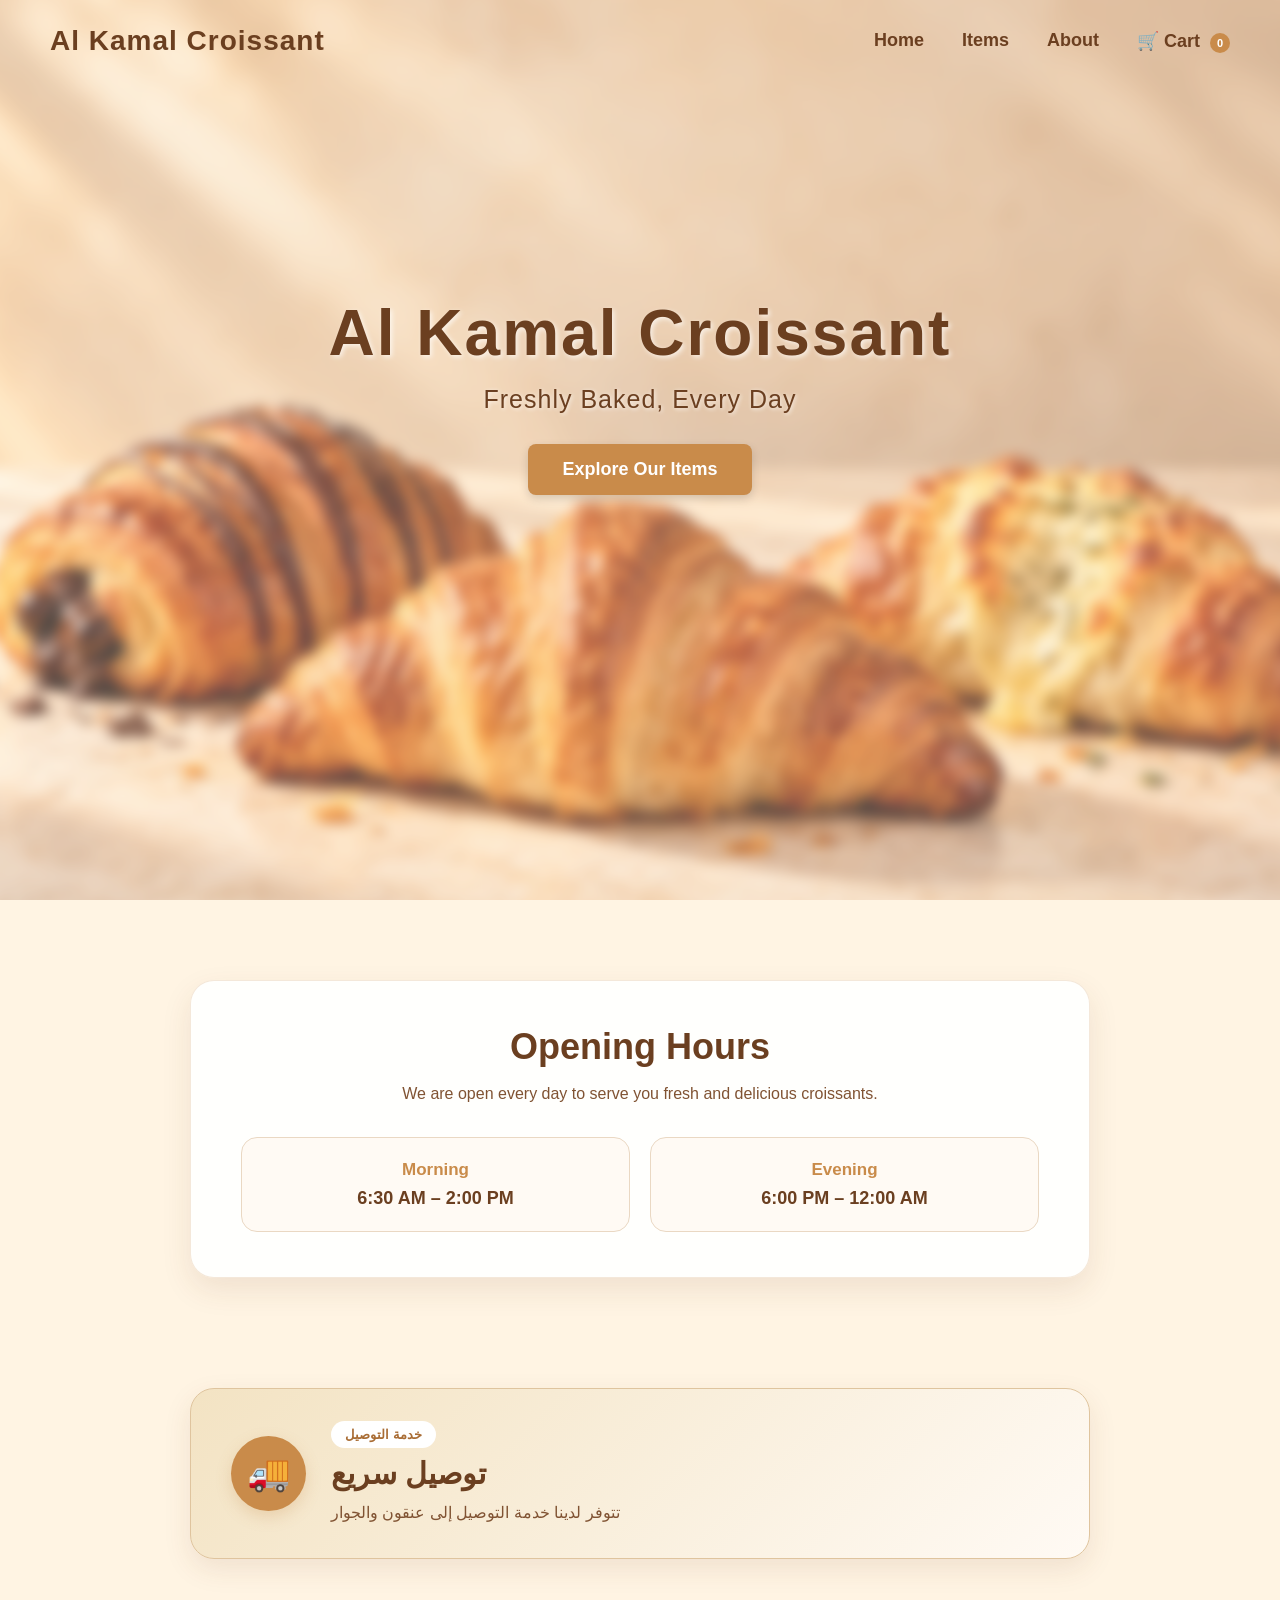
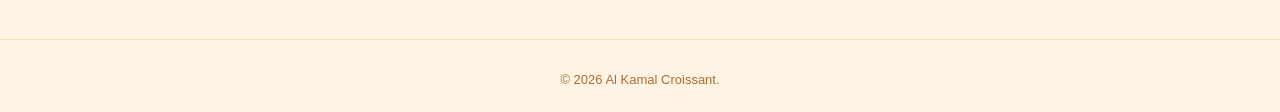
<file: index.html>
<!DOCTYPE html>

<html lang="en">

<head>

<meta charset="UTF-8">
<meta name="viewport" content="width=device-width, initial-scale=1.0">

<title>Al Kamal Croissant</title>

<link rel="stylesheet" href="style.css">


</head>

<body>

<!-- Navigation -->

<nav>


<div class="logo">
    Al Kamal Croissant
</div>

<ul>

    <li>
        <a href="index.html">Home</a>
    </li>

    <li>
        <a href="menu.html">Items</a>
    </li>

    <li>
        <a href="about.html">About</a>
    </li>

    <li>
        <a href="cart.html">
            🛒 Cart
            <span id="cart-count">0</span>
        </a>
    </li>

</ul>


</nav>

<!-- Home Section -->

<section class="hero">


<!-- Blurred Background -->

<div class="background"></div>

<!-- Overlay -->

<div class="overlay"></div>


<!-- Text Content -->

<div class="hero-content">

    <h1>
        Al Kamal Croissant
    </h1>

    <p>
        Freshly Baked, Every Day
    </p>

    <a href="menu.html" class="button">
        Explore Our Items
    </a>

</div>


</section>

<!-- Opening Hours -->

<section class="opening-hours">


<div class="hours-card">

    <h2>Opening Hours</h2>

    <p class="hours-subtitle">
        We are open every day to serve you fresh and delicious croissants.
    </p>

    <div class="hours-info">

        <div class="time-row">

            <span>Morning</span>

            <span>
                6:30 AM – 2:00 PM
            </span>

        </div>


        <div class="time-row">

            <span>Evening</span>

            <span>
                6:00 PM – 12:00 AM
            </span>

        </div>

    </div>

</div>


</section>

<!-- Delivery Service -->

<section class="delivery-section">

<div class="delivery-card">

    <div class="delivery-icon">
        🚚
    </div>

    <div class="delivery-content">

        <span class="delivery-badge">
            خدمة التوصيل
        </span>

        <h2>
            توصيل سريع 
        </h2>

        <p dir="rtl">
            تتوفر لدينا خدمة التوصيل إلى عنقون والجوار
        </p>

    </div>

</div>

</section>

<!-- Footer -->

<footer>

    <div class="footer-line"></div>

    <p>
        © 2026 Al Kamal Croissant.
    </p>

</footer>

<script src="cart.js"></script>

</body>
</html>
</file>
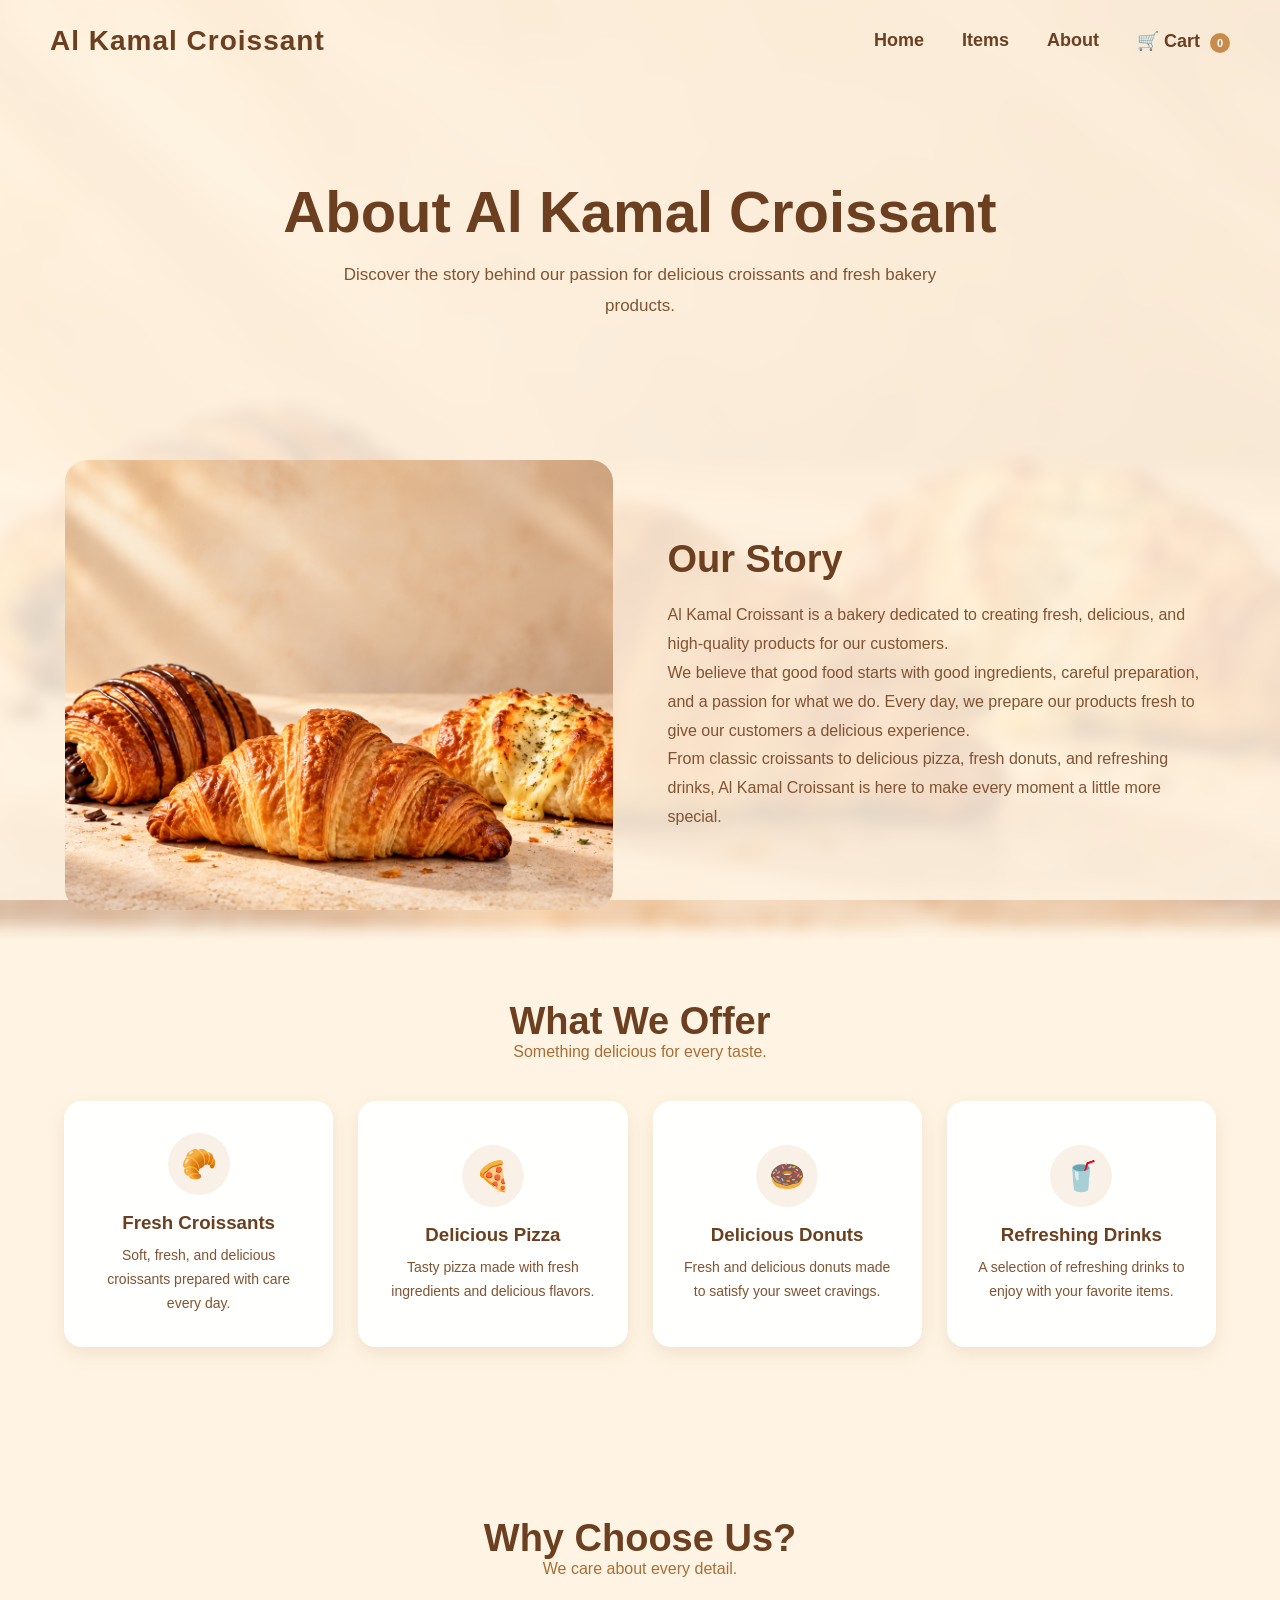
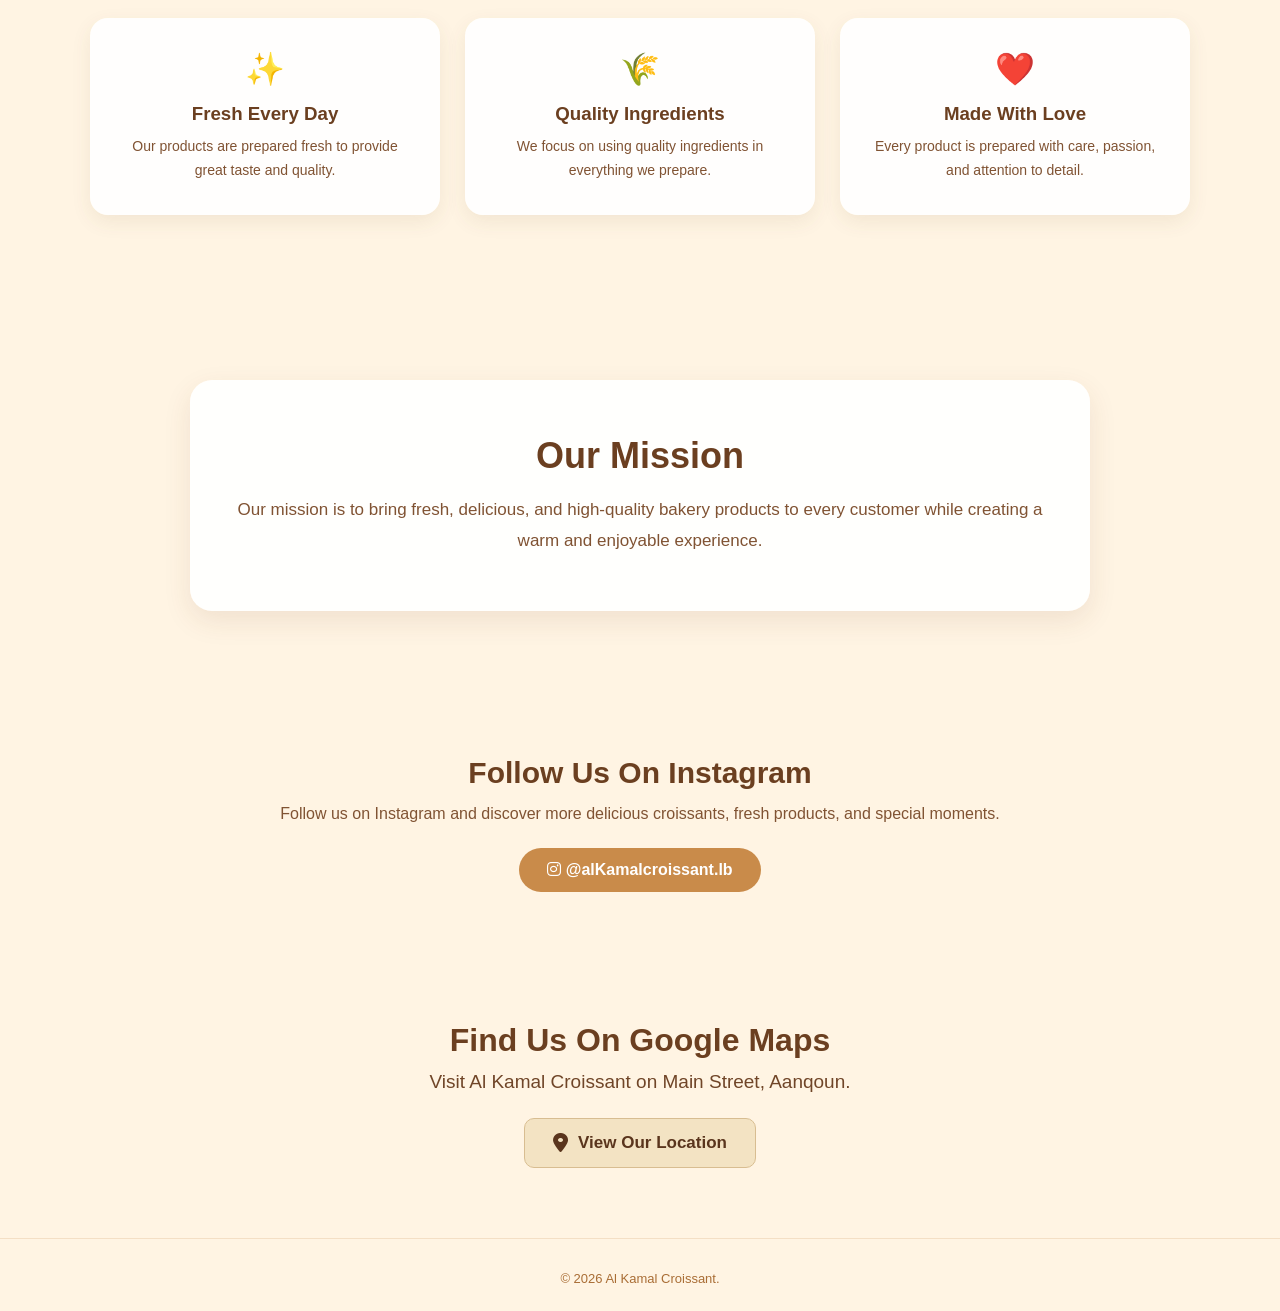
<file: about.html>
<!DOCTYPE html>
<html lang="en">

<head>

    <meta charset="UTF-8">
    <meta name="viewport" content="width=device-width, initial-scale=1.0">

    <title>About Us - Al Kamal Croissant</title>

    <link rel="stylesheet" href="style.css">

    <!-- Instagram Icon -->
    <link rel="stylesheet"
          href="https://cdnjs.cloudflare.com/ajax/libs/font-awesome/6.5.2/css/all.min.css">

</head>

<body class="about-page">

    <!-- Navigation -->
    <nav>

        <div class="logo">
            Al Kamal Croissant
        </div>

        <ul>

            <li>
                <a href="index.html">Home</a>
            </li>

            <li>
                <a href="menu.html">Items</a>
            </li>

            <li>
                <a href="about.html" class="active">About</a>
            </li>

            <li>
                <a href="cart.html">
                    🛒 Cart
                    <span id="cart-count">0</span>
                </a>
            </li>

        </ul>

    </nav>


    <!-- Background -->
    <div class="about-background"></div>

    <div class="about-overlay"></div>


    <!-- Hero -->
    <section class="about-hero">

        <div class="about-hero-content">

            <h1>
                About Al Kamal Croissant
            </h1>

            <span>
                Discover the story behind our passion for
                delicious croissants and fresh bakery products.
            </span>

        </div>

    </section>


    <!-- Our Story -->
    <section class="about-story">

        <div class="about-story-image">

            <img src="images/logo.PNG" alt="AlKamal Croissant">

        </div>


        <div class="about-story-content">

            <h2>
                Our Story
            </h2>

            <p>
                Al Kamal Croissant is a bakery dedicated to creating
                fresh, delicious, and high-quality products for
                our customers.
            </p>

            <p>
                We believe that good food starts with good ingredients,
                careful preparation, and a passion for what we do.
                Every day, we prepare our products fresh to give our
                customers a delicious experience.
            </p>

            <p>
              From classic croissants to delicious pizza,
    fresh donuts, and refreshing drinks,
    Al Kamal Croissant is here to make
    every moment a little more special.
</p>
        </div>

    </section>


    <!-- What We Offer -->
    <section class="about-section">

        <div class="about-title">

            <h2>
                What We Offer
            </h2>

            <p>
                Something delicious for every taste.
            </p>

        </div>


        <div class="about-cards">

            <div class="about-card">

                <div class="about-icon">
                    🥐
                </div>

                <h3>
                    Fresh Croissants
                </h3>

                <p>
                    Soft, fresh, and delicious croissants
                    prepared with care every day.
                </p>

            </div>


            <div class="about-card">

                <div class="about-icon">
                    🍕
                </div>

                <h3>
                    Delicious Pizza
                </h3>

                <p>
                    Tasty pizza made with fresh ingredients
                    and delicious flavors.
                </p>

            </div>
            <div class="about-card">

        <div class="about-icon">
            🍩
        </div>

        <h3>
            Delicious Donuts
        </h3>

        <p>
            Fresh and delicious donuts made to
            satisfy your sweet cravings.
        </p>

    </div>




            <div class="about-card">

                <div class="about-icon">
                    🥤
                </div>

                <h3>
                    Refreshing Drinks
                </h3>

                <p>
                    A selection of refreshing drinks to
                    enjoy with your favorite items.
                </p>

            </div>

        </div>

    </section>


    <!-- Why Choose Us -->
    <section class="why-us">

        <div class="about-title">

            <h2>
                Why Choose Us?
            </h2>

            <p>
                We care about every detail.
            </p>

        </div>


        <div class="why-cards">

            <div class="why-card">

                <div class="why-icon">
                    ✨
                </div>

                <h3>
                    Fresh Every Day
                </h3>

                <p>
                    Our products are prepared fresh to
                    provide great taste and quality.
                </p>

            </div>


            <div class="why-card">

                <div class="why-icon">
                    🌾
                </div>

                <h3>
                    Quality Ingredients
                </h3>

                <p>
                    We focus on using quality ingredients
                    in everything we prepare.
                </p>

            </div>


            <div class="why-card">

                <div class="why-icon">
                    ❤️
                </div>

                <h3>
                    Made With Love
                </h3>

                <p>
                    Every product is prepared with care,
                    passion, and attention to detail.
                </p>

            </div>

        </div>

    </section>


    <!-- Mission -->
    <section class="about-mission">

        <div class="mission-content">

            <h2>
                Our Mission
            </h2>

            <p>
                Our mission is to bring fresh, delicious,
                and high-quality bakery products to every
                customer while creating a warm and enjoyable
                experience.
            </p>

        </div>

    </section>


    <!-- Instagram -->
    <section class="instagram-section">

        <div class="instagram-content">

            <h2>
                Follow Us On Instagram
            </h2>

            <p>
                Follow us on Instagram and discover more delicious
                croissants, fresh products, and special moments.
            </p>

            <a href="https://www.instagram.com/alKamalcroissant.lb?stkn=cGRoanptMTh6cThj"
               target="_blank"
               class="instagram-button">

                <i class="fa-brands fa-instagram"></i>

                @alKamalcroissant.lb

            </a>

        </div>

    </section>


    <!-- Location -->
    <section class="location-section">

        <div class="location-content">

            <h2>
                Find Us On Google Maps
            </h2>

            <p>
                Visit Al Kamal Croissant on Main Street, Aanqoun.
            </p>

            <a href="https://www.google.com/maps/place/Croissant+Al+Kamal,+Main+street,+Aanqoun/@33.5001382,35.4214036,17z/data=!4m6!3m5!1s0x151eefdc7f581c19:0x29be0d1950567715!8m2!3d33.5001382!4d35.4214036!16s%2Fg%2F11vy5tq3vf"
               target="_blank"
               class="location-button">

                <i class="fa-solid fa-location-dot"></i>

                View Our Location

            </a>

        </div>

    </section>


    <!-- Footer -->
    <footer>

    <p>
        © 2026 Al Kamal Croissant.
    </p>

</footer>

<script src="cart.js"></script>

</body>
</html>
</file>
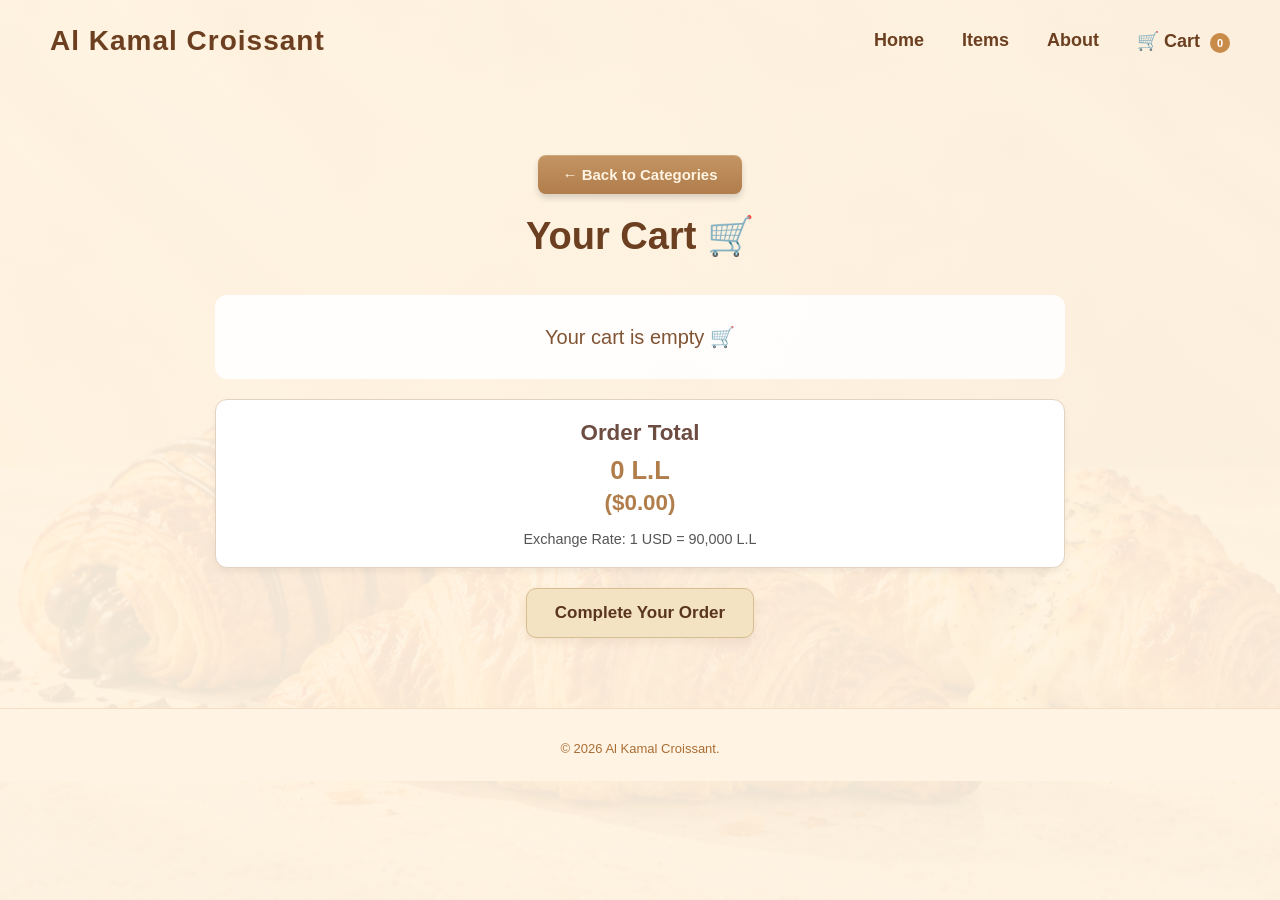
<file: cart.html>
<!DOCTYPE html>
<html lang="en">

<head>
    <meta charset="UTF-8">
    <meta name="viewport" content="width=device-width, initial-scale=1.0">
    <title>Cart - Al Kamal Croissant</title>
    <link rel="stylesheet" href="style.css">
</head>

<body class="cart-page">

<!-- =========================
     NAVIGATION
========================== -->
<nav>
    <div class="logo">
        Al Kamal Croissant
    </div>

    <ul>
        <li>
            <a href="index.html">Home</a>
        </li>
        <li>
            <a href="menu.html">Items</a>
        </li>
        <li>
            <a href="about.html">About</a>
        </li>
        <li>
            <a href="cart.html" class="active">
                🛒 Cart
                <span id="cart-count">0</span>
            </a>
        </li>
    </ul>
</nav>

<!-- =========================
     CART SECTION
========================== -->
<section class="cart-section">

    <!-- Back Button -->
    <button class="back-btn" onclick="history.back()">
        ← Back to Categories
    </button>

    <h1>
        Your Cart 🛒
    </h1>

    <!-- CART ITEMS -->
    <div id="cart-items"></div>

    <!-- TOTAL -->
    <div class="cart-total" style="background: #fff; border: 1px solid #e2d3c1; border-radius: 12px; padding: 20px; text-align: center; box-shadow: 0 4px 6px rgba(0,0,0,0.05); margin-top: 20px;">
        <h2 style="color: #6d4c41; font-size: 1.4rem; margin-bottom: 10px;">
            Order Total
        </h2>
        <h2 id="cart-total" style="color: #b07d4b; font-size: 1.6rem; margin: 5px 0;">
            0 L.L
        </h2>
        <h3 id="cart-total-usd" style="color: #b07d4b; font-size: 1.4rem; margin: 5px 0;">
            $0.00
        </h3>
        <p class="currency-note" style="font-size: 0.9rem; color: #555; margin-top: 15px;">
            Exchange Rate: 1 USD = 90,000 L.L
        </p>
    </div>

    <!-- =========================
         COMPLETE ORDER BUTTON
    ========================== -->
    <div class="complete-order-container" style="margin-top: 20px;">
        <button
            class="complete-order"
            onclick="showCustomerForm()">
            Complete Your Order
        </button>
    </div>

    <!-- =========================
         CUSTOMER FORM
    ========================== -->
    <div
        class="customer-form"
        id="customer-form"
        style="display: none;">

        <h2>
            Customer Information
        </h2>

        <!-- NAME -->
        <input
            type="text"
            id="customer-name"
            placeholder="الاسم">

        <!-- =========================
             DELIVERY / PICKUP
        ========================== -->
        <div class="order-type">
            <button
                type="button"
                class="order-type-btn"
                id="delivery-btn"
                onclick="selectOrderType('Delivery')">
                Delivery
            </button>

            <button
                type="button"
                class="order-type-btn"
                id="Takeaway-btn"
                onclick="selectOrderType('Takeaway')">
                Takeaway
            </button>
        </div>

        <!-- ADDRESS -->
        <input
            type="text"
            id="customer-address"
            placeholder="العنوان"
            style="display: none;">

        <!-- NOTES -->
        <input
            type="text"
            id="customer-notes"
            placeholder="الملاحظات (اختياري)">

        <!-- SEND ORDER -->
        <button
            class="place-order"
            onclick="placeOrder()">
            Done & Send Order to WhatsApp
        </button>

    </div>

</section>

<!-- =========================
     FOOTER
========================== -->
<footer>
    <p>
        © 2026 Al Kamal Croissant.
    </p>
</footer>

<script src="cart.js"></script>

</body>
</html>
</file>
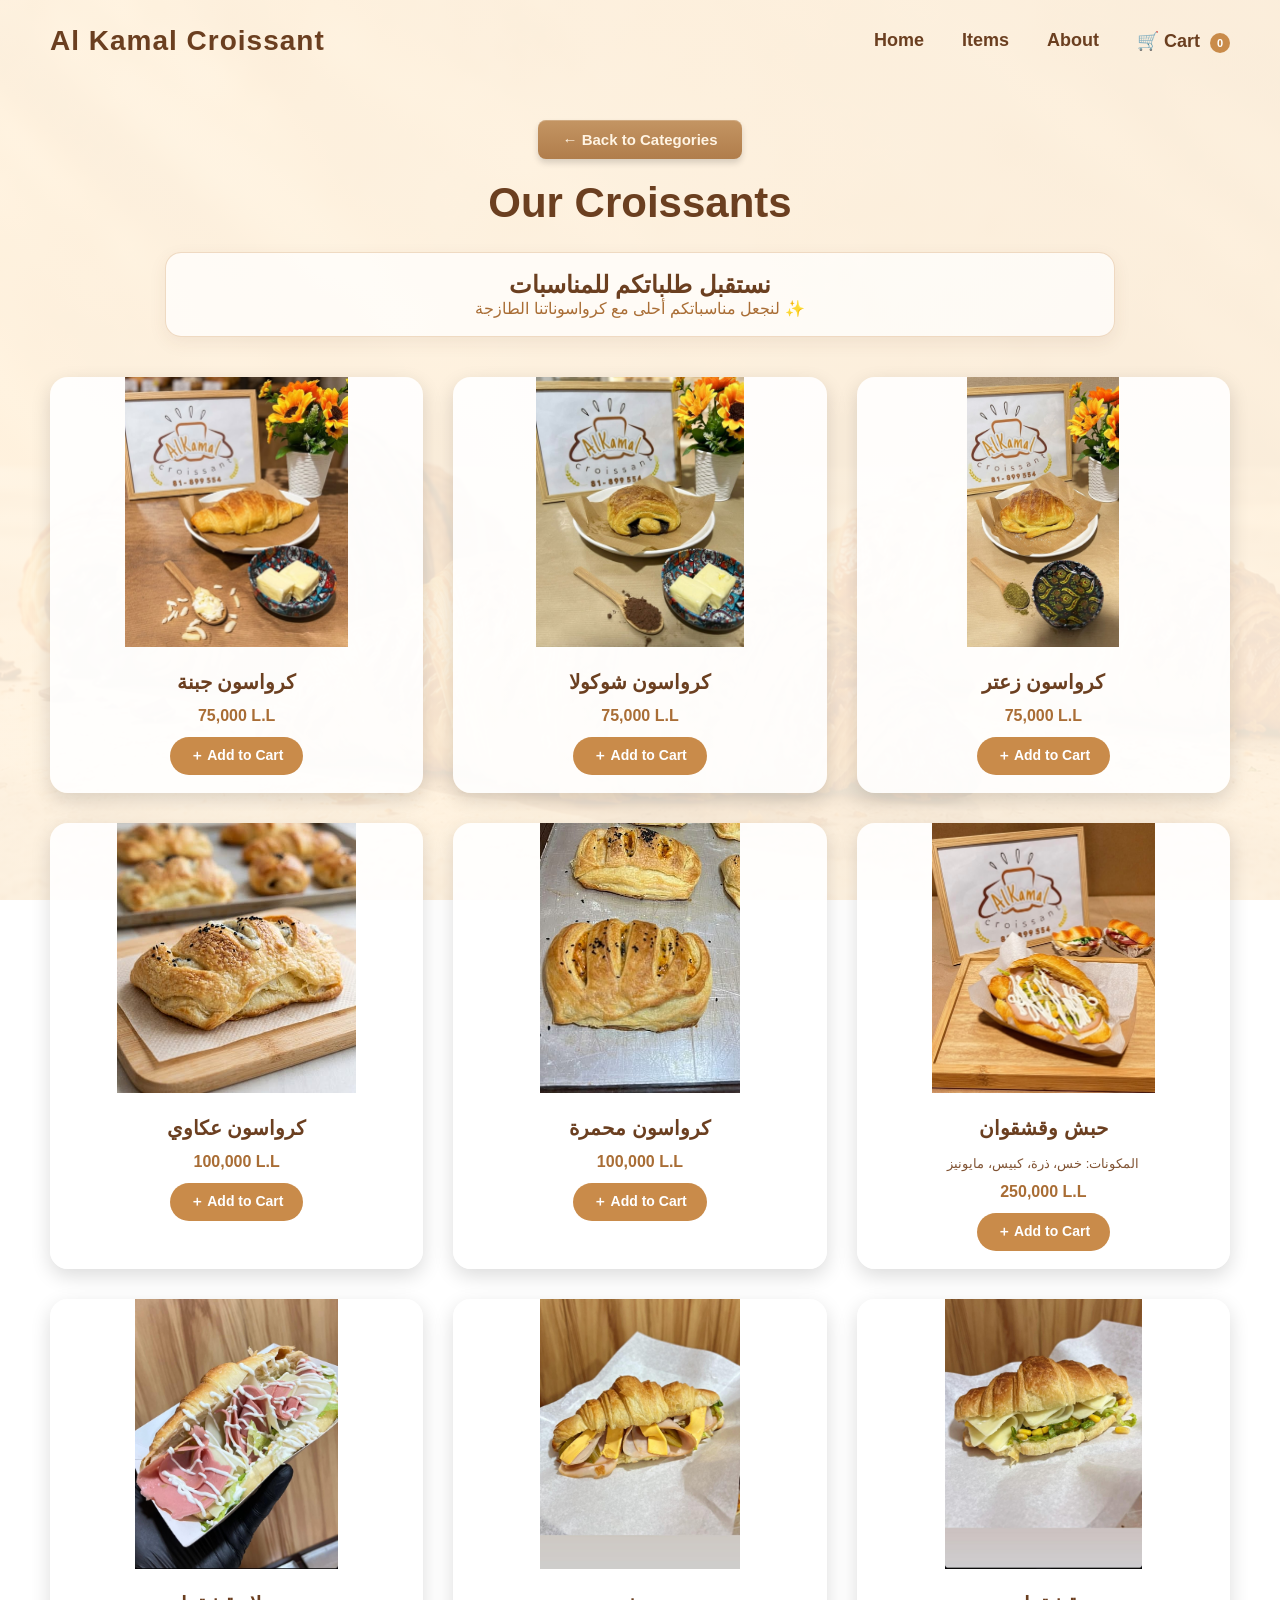
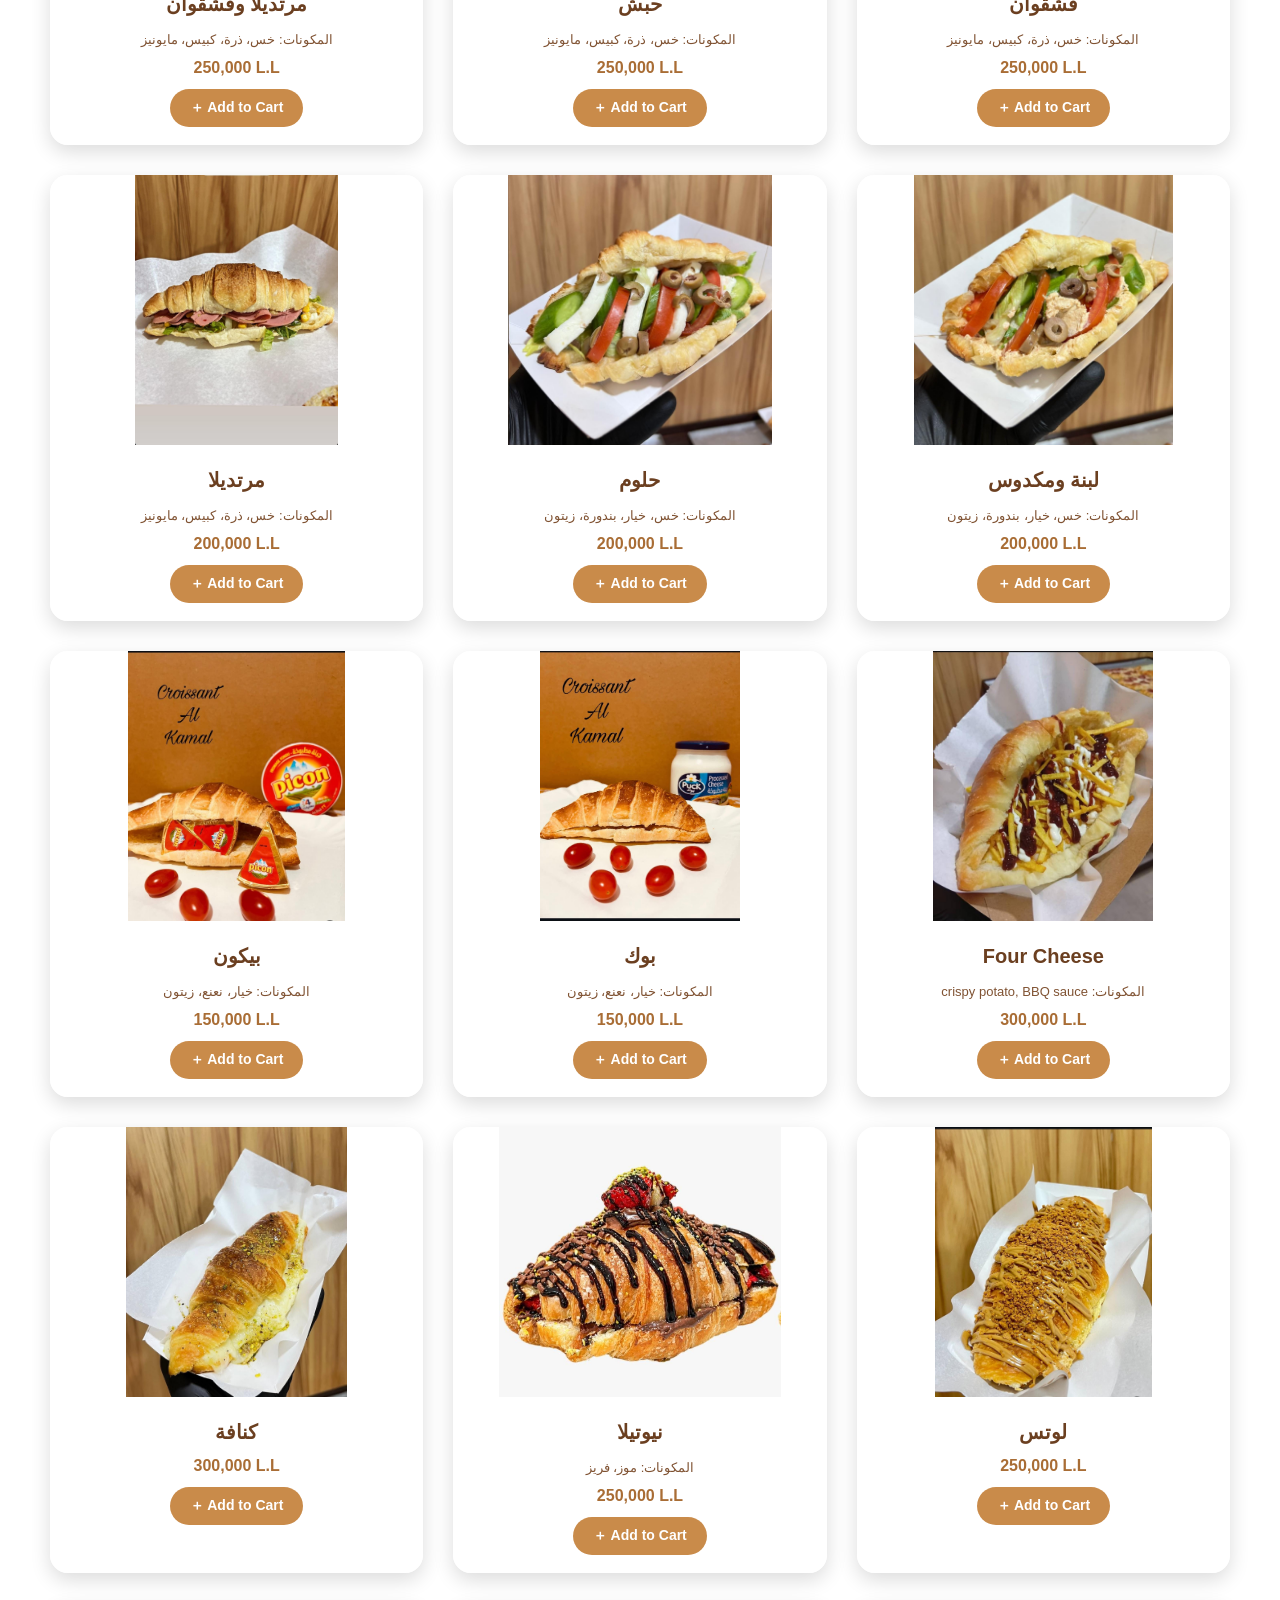
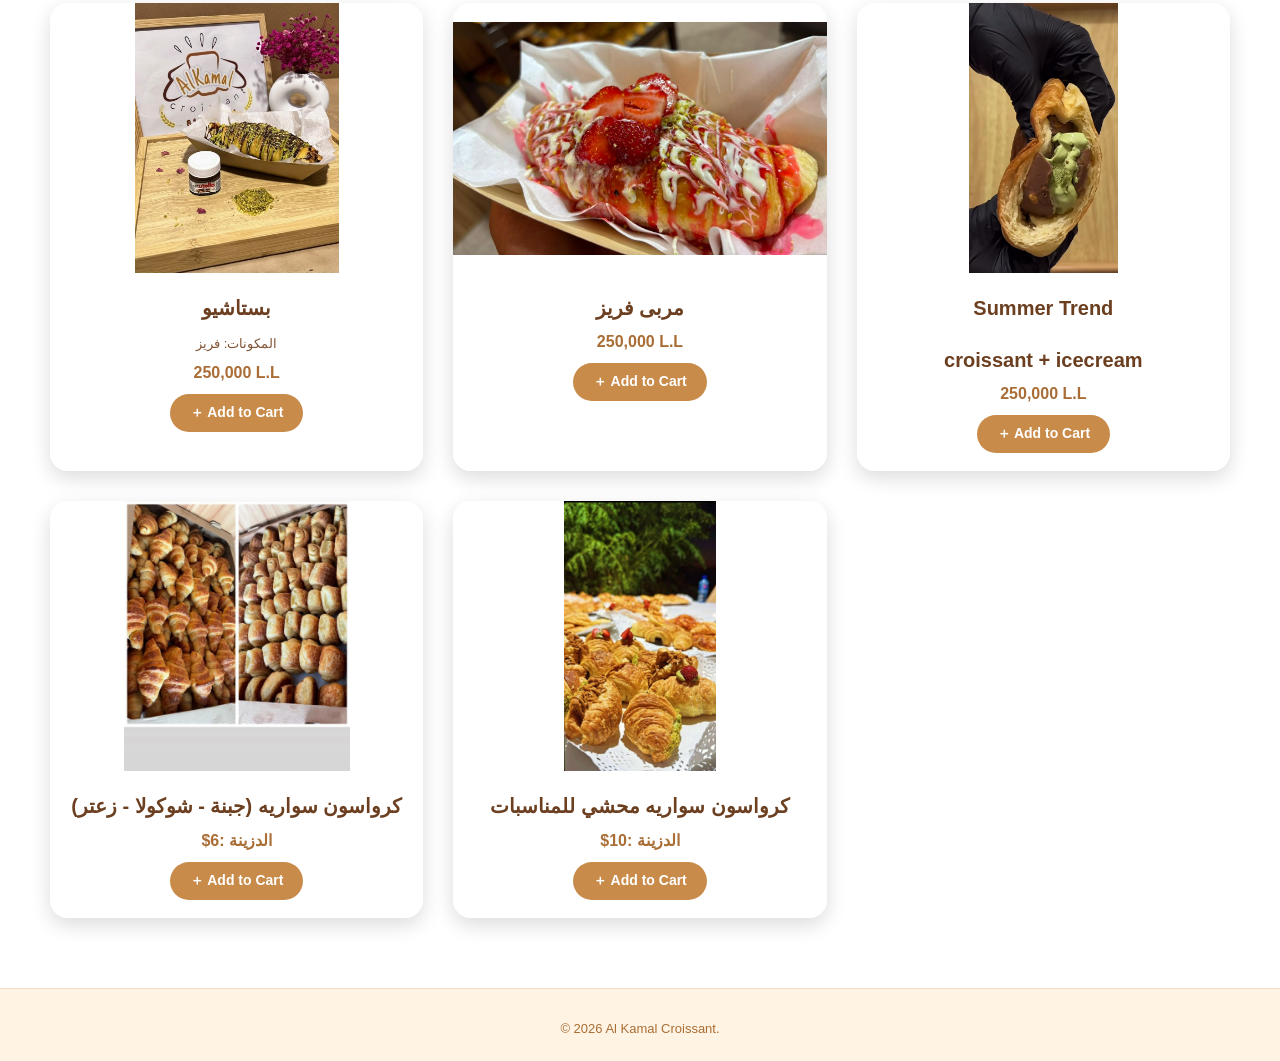
<file: croissants.html>
<!DOCTYPE html>
<html lang="en">

<head>
    <meta charset="UTF-8">
    <meta name="viewport" content="width=device-width, initial-scale=1.0">
    <title>Items - Al Kamal Croissant</title>
    <link rel="stylesheet" href="style.css">
</head>

<body class="croissants-page">

    <!-- Navigation -->
    <nav>
        <div class="logo">
            Al Kamal Croissant
        </div>

        <ul>
            <li><a href="index.html">Home</a></li>
            <li><a href="menu.html">Items</a></li>
            <li><a href="about.html">About</a></li>
            <li>
                <a href="cart.html">
                    🛒 Cart
                    <span id="cart-count">0</span>
                </a>
            </li>
        </ul>
    </nav>

    <!-- Croissants Section -->
    <section class="croissants-section">
        
        <!-- Back Button -->
        <button class="back-btn" onclick="history.back()">
            ← Back to Categories
        </button>

        <h1>Our Croissants</h1>

        <!-- Occasion Banner -->
        <div class="occasion-banner">
            <h2>نستقبل طلباتكم للمناسبات</h2>
            <p>لنجعل مناسباتكم أحلى مع كرواسوناتنا الطازجة ✨</p>
        </div>

        <!-- Croissants Grid -->
        <div class="croissants-grid">

            <!-- Cheese -->
            <div class="croissant-card">
                <img src="images/cheese.jpeg" alt="Cheese Croissant">
                <h2>كرواسون جبنة</h2>
                <p>75,000 L.L</p>
                <button class="add-to-cart" onclick="addToCart('كرواسون جبنة', 75000, 'L.L')">
                    ＋ Add to Cart
                </button>
            </div>

            <!-- Chocolate -->
            <div class="croissant-card">
                <img src="images/chocolate.jpeg" alt="Chocolate Croissant">
                <h2>كرواسون شوكولا</h2>
                <p>75,000 L.L</p>
                <button class="add-to-cart" onclick="addToCart('كرواسون شوكولا', 75000, 'L.L')">
                    ＋ Add to Cart
                </button>
            </div>

            <!-- Zaatar -->
            <div class="croissant-card">
                <img src="images/zaatar.jpeg" alt="Zaatar Croissant">
                <h2>كرواسون زعتر</h2>
                <p>75,000 L.L</p>
                <button class="add-to-cart" onclick="addToCart('كرواسون زعتر', 75000, 'L.L')">
                    ＋ Add to Cart
                </button>
            </div>

            <!-- Akawi -->
            <div class="croissant-card">
                <img src="images/3ekewe.jpeg" alt="Akawi Mhamara">
                <h2>كرواسون عكاوي</h2>
                <p>100,000 L.L</p>
                <button class="add-to-cart" onclick="addToCart('كرواسون عكاوي', 100000, 'L.L')">
                    ＋ Add to Cart
                </button>
            </div>

            <!-- Mhamara -->
            <div class="croissant-card">
                <img src="images/mhamara.jpeg" alt="Mhamara">
                <h2>كرواسون محمرة</h2>
                <p>100,000 L.L</p>
                <button class="add-to-cart" onclick="addToCart('كرواسون محمرة', 100000, 'L.L')">
                    ＋ Add to Cart
                </button>
            </div>

            <!-- Turkey & Kashkawan -->
            <div class="croissant-card">
                <img src="images/turkey-cheese.jpeg" alt="Turkey and Kashkawan">
                <h2>حبش وقشقوان</h2>
                <p class="ingredients">المكونات: خس، ذرة، كبيس، مايونيز</p>
                <p>250,000 L.L</p>
                <button class="add-to-cart" onclick="addToCart('حبش وقشقوان', 250000, 'L.L')">
                    ＋ Add to Cart
                </button>
            </div>

            <!-- Mortadella & Kashkawan -->
            <div class="croissant-card">
                <img src="images/mortadella-cheese.jpg" alt="Mortadella and Kashkawan">
                <h2>مرتديلا وقشقوان</h2>
                <p class="ingredients">المكونات: خس، ذرة، كبيس، مايونيز</p>
                <p>250,000 L.L</p>
                <button class="add-to-cart" onclick="addToCart('مرتديلا وقشقوان', 250000, 'L.L')">
                    ＋ Add to Cart
                </button>
            </div>

            <!-- Turkey -->
            <div class="croissant-card">
                <img src="images/turkey.jpg" alt="Turkey">
                <h2>حبش</h2>
                <p class="ingredients">المكونات: خس، ذرة، كبيس، مايونيز</p>
                <p>250,000 L.L</p>
                <button class="add-to-cart" onclick="addToCart('حبش', 250000, 'L.L')">
                    ＋ Add to Cart
                </button>
            </div>

            <!-- Kashkawan -->
            <div class="croissant-card">
                <img src="images/kashkawan.jpg" alt="Kashkawan">
                <h2>قشقوان</h2>
                <p class="ingredients">المكونات: خس، ذرة، كبيس، مايونيز</p>
                <p>250,000 L.L</p>
                <button class="add-to-cart" onclick="addToCart('قشقوان', 250000, 'L.L')">
                    ＋ Add to Cart
                </button>
            </div>

            <!-- Mortadella -->
            <div class="croissant-card">
                <img src="images/mortadella.jpg" alt="Mortadella">
                <h2>مرتديلا</h2>
                <p class="ingredients">المكونات: خس، ذرة، كبيس، مايونيز</p>
                <p>200,000 L.L</p>
                <button class="add-to-cart" onclick="addToCart('مرتديلا', 200000, 'L.L')">
                    ＋ Add to Cart
                </button>
            </div>

            <!-- Halloumi -->
            <div class="croissant-card">
                <img src="images/halom.jpg" alt="Halloumi">
                <h2>حلوم</h2>
                <p class="ingredients">المكونات: خس، خيار، بندورة، زيتون</p>
                <p>200,000 L.L</p>
                <button class="add-to-cart" onclick="addToCart('حلوم', 200000, 'L.L')">
                    ＋ Add to Cart
                </button>
            </div>

            <!-- Labneh & Makdous -->
            <div class="croissant-card">
                <img src="images/labneh-makdous.jpg" alt="Labneh Makdous">
                <h2>لبنة ومكدوس</h2>
                <p class="ingredients">المكونات: خس، خيار، بندورة، زيتون</p>
                <p>200,000 L.L</p>
                <button class="add-to-cart" onclick="addToCart('لبنة ومكدوس', 200000, 'L.L')">
                    ＋ Add to Cart
                </button>
            </div>

            <!-- Bacon -->
            <div class="croissant-card">
                <img src="images/becon.jpg" alt="Bacon">
                <h2>بيكون</h2>
                <p class="ingredients">المكونات: خيار، نعنع، زيتون</p>
                <p>150,000 L.L</p>
                <button class="add-to-cart" onclick="addToCart('بيكون', 150000, 'L.L')">
                    ＋ Add to Cart
                </button>
            </div>

            <!-- Pook -->
            <div class="croissant-card">
                <img src="images/pook.jpg" alt="Pook">
                <h2>بوك</h2>
                <p class="ingredients">المكونات: خيار، نعنع، زيتون</p>
                <p>150,000 L.L</p>
                <button class="add-to-cart" onclick="addToCart('بوك', 150000, 'L.L')">
                    ＋ Add to Cart
                </button>
            </div>

            <!-- Four Cheese -->
            <div class="croissant-card">
                <img src="images/4-cheese.jpg" alt="Four Cheese">
                <h2>Four Cheese</h2>
                <p class="ingredients">المكونات: crispy potato, BBQ sauce</p>
                <p>300,000 L.L</p>
                <button class="add-to-cart" onclick="addToCart('Four Cheese', 300000, 'L.L')">
                    ＋ Add to Cart
                </button>
            </div>

            <!-- Kunafa -->
            <div class="croissant-card">
                <img src="images/kunafa.jpg" alt="Kunafa">
                <h2>كنافة</h2>
                <p>300,000 L.L</p>
                <button class="add-to-cart" onclick="addToCart('كنافة', 300000, 'L.L')">
                    ＋ Add to Cart
                </button>
            </div>

            <!-- Nutella -->
            <div class="croissant-card">
                <img src="images/nutella.jpeg" alt="Nutella">
                <h2>نيوتيلا</h2>
                <p class="ingredients">المكونات: موز، فريز</p>
                <p>250,000 L.L</p>
                <button class="add-to-cart" onclick="addToCart('نيوتيلا', 250000, 'L.L')">
                    ＋ Add to Cart
                </button>
            </div>

            <!-- Lotus -->
            <div class="croissant-card">
                <img src="images/lotus.jpg" alt="Lotus">
                <h2>لوتس</h2>
                <p>250,000 L.L</p>
                <button class="add-to-cart" onclick="addToCart('لوتس', 250000, 'L.L')">
                    ＋ Add to Cart
                </button>
            </div>

            <!-- Pistachio -->
            <div class="croissant-card">
                <img src="images/pistachio.jpeg" alt="Pistachio">
                <h2>بستاشيو</h2>
                <p class="ingredients">المكونات: فريز</p>
                <p>250,000 L.L</p>
                <button class="add-to-cart" onclick="addToCart('بستاشيو', 250000, 'L.L')">
                    ＋ Add to Cart
                </button>
            </div>

            <!-- Strawberry Jam -->
            <div class="croissant-card">
                <img src="images/mraba.jpeg" alt="mraba">
                <h2>مربى فريز</h2>
                <p>250,000 L.L</p>
                <button class="add-to-cart" onclick="addToCart('مربى فريز', 250000, 'L.L')">
                    ＋ Add to Cart
                </button>
            </div>

            <!-- Summer Trend -->
            <div class="croissant-card">
                <img src="images/summer-trand.jpg" alt="Summer Trend">
                <h2>Summer Trend</h2>
                <h2>croissant + icecream</h2>
                <p>250,000 L.L</p>
                <button class="add-to-cart" onclick="addToCart('Summer Trend', 250000, 'L.L')">
                    ＋ Add to Cart
                </button>
            </div>

            <!-- Sware -->
            <div class="croissant-card">
                <img src="images/sware.jpg" alt="Sware">
                <h2>كرواسون سواريه (جبنة - شوكولا - زعتر)</h2>
                <p>$6: الدزينة</p>
                <button class="add-to-cart" onclick="addToCart('كرواسون سواريه (جبنة - شوكولا - زعتر)', 6, '$')">
                    ＋ Add to Cart
                </button>
            </div>

            <!-- Sware Stuffed -->
            <div class="croissant-card">
                <img src="images/swareee.jpg" alt="Stuffed Sware">
                <h2>كرواسون سواريه محشي للمناسبات</h2>
                <p>$10: الدزينة</p>
                <button class="add-to-cart" onclick="addToCart('كرواسون سواريه محشي للمناسبات', 10, '$')">
                    ＋ Add to Cart
                </button>
            </div>

        </div>
    </section>

    <!-- Footer -->
    <footer>
        <p>© 2026 Al Kamal Croissant.</p>
    </footer>

    <script src="cart.js"></script>
</body>

</html>
</file>
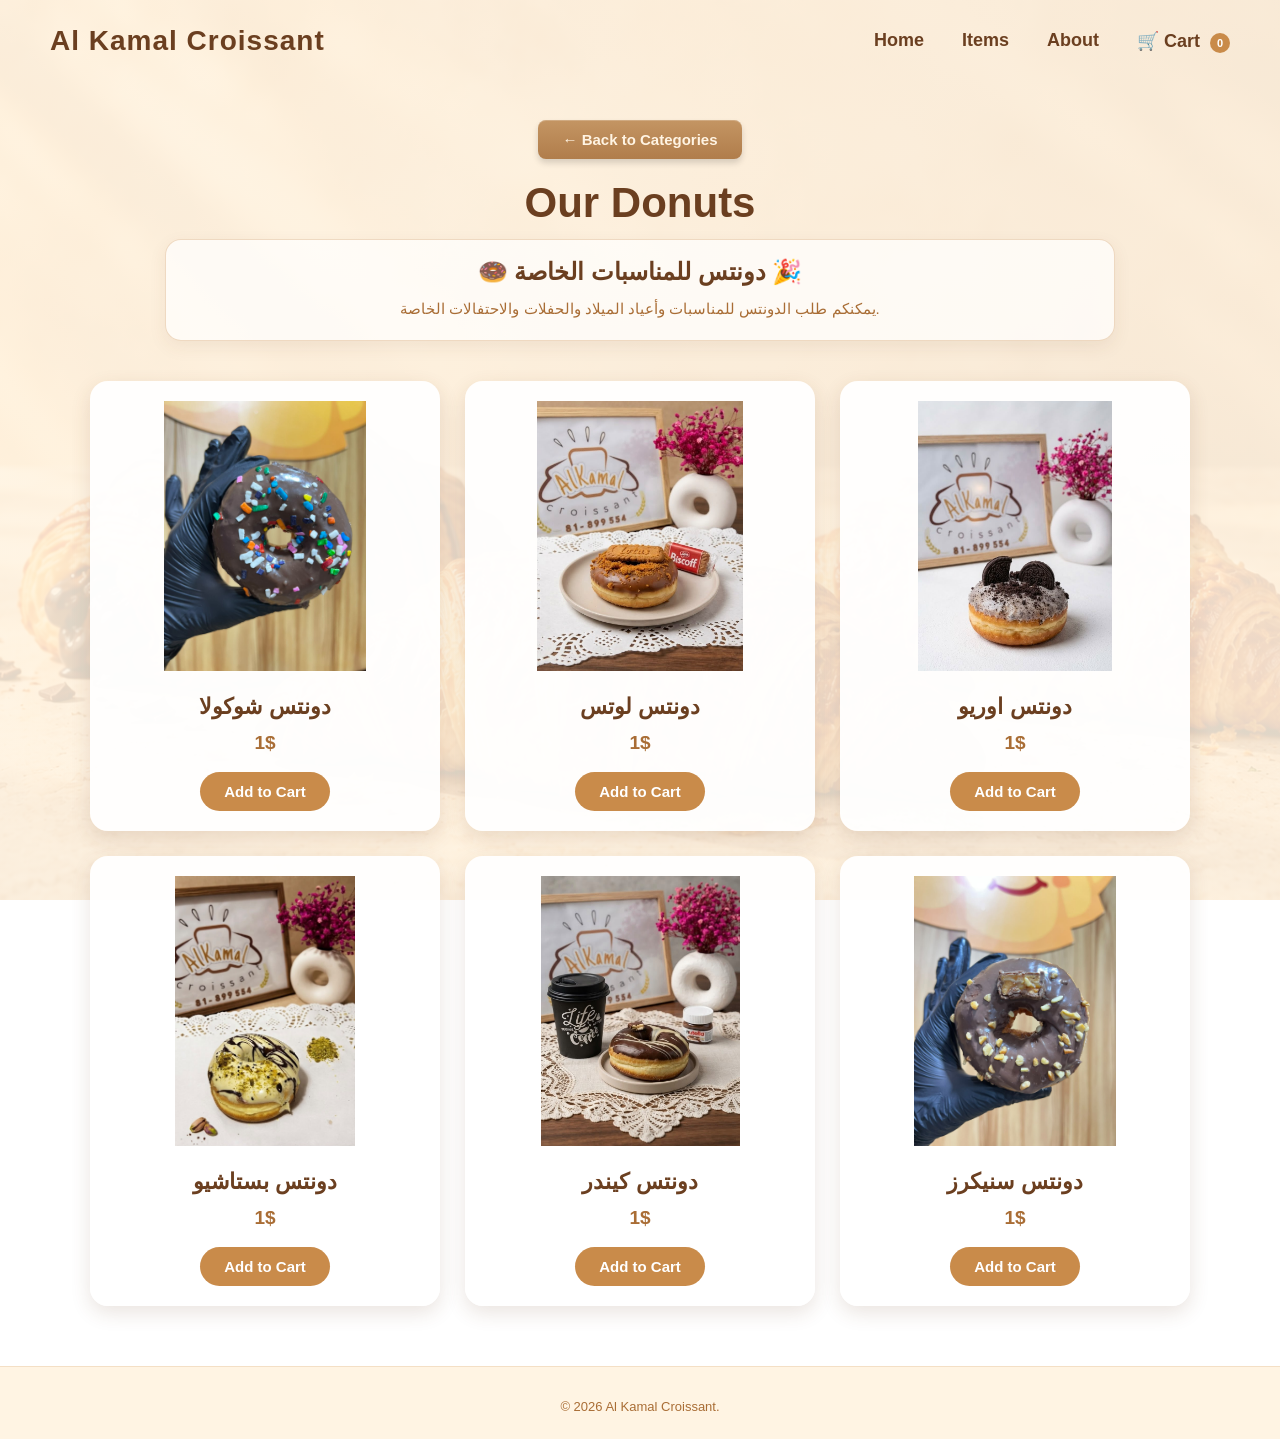
<file: donuts.html>
<!DOCTYPE html>
<html lang="en">

<head>
    <meta charset="UTF-8">
    <meta name="viewport" content="width=device-width, initial-scale=1.0">
    <title>Donuts - Al Kamal Croissant</title>
    <link rel="stylesheet" href="style.css">
</head>

<body class="product-page">

    <!-- NAVIGATION -->
    <nav>
        <div class="logo">
            Al Kamal Croissant
        </div>

        <ul>
            <li>
                <a href="index.html">Home</a>
            </li>
            <li>
                <a href="menu.html">Items</a>
            </li>
            <li>
                <a href="about.html">About</a>
            </li>
            <li>
                <a href="cart.html">
                    🛒 Cart
                    <span id="cart-count">0</span>
                </a>
            </li>
        </ul>
    </nav>

    <!-- DONUTS -->
    <section class="products-section">

        <!-- Back Button -->
        <button class="back-btn" onclick="history.back()">
            ← Back to Categories
        </button>

        <h1>Our Donuts</h1>

        <div class="donuts-occasion">
            <h2>🍩 دونتس للمناسبات الخاصة 🎉</h2>
            <p>
                يمكنكم طلب الدونتس للمناسبات وأعياد الميلاد
                والحفلات والاحتفالات الخاصة.
            </p>
        </div>

        <div class="products-grid">

            <div class="product-card">
                <img src="images/shokola.jpeg" alt="Donut">
                <h3>دونتس شوكولا</h3>
                <div class="product-price">
                    1$
                </div>
                <button onclick="addToCart('دونتس شوكولا ', 1, '$')">
                    Add to Cart
                </button>
            </div>

            <div class="product-card">
                <img src="images/lotus.jpeg" alt="Donut">
                <h3>دونتس لوتس</h3>
                <div class="product-price">
                    1$
                </div>
                <button onclick="addToCart('دونتس لوتس ', 1, '$')">
                    Add to Cart
                </button>
            </div>

            <div class="product-card">
                <img src="images/orio.jpeg" alt="Donut">
                <h3>دونتس اوريو</h3>
                <div class="product-price">
                    1$
                </div>
                <button onclick="addToCart('دونتس اوريو', 1, '$')">
                    Add to Cart
                </button>
            </div>

            <div class="product-card">
                <img src="images/pestashyo.jpeg" alt="Donut">
                <h3>دونتس بستاشيو</h3>
                <div class="product-price">
                    1$
                </div>
                <button onclick="addToCart('دونتس بستاشيو ', 1, '$')">
                    Add to Cart
                </button>
            </div>

            <div class="product-card">
                <img src="images/kinder.jpeg" alt="Donut">
                <h3>دونتس كيندر</h3>
                <div class="product-price">
                    1$
                </div>
                <button onclick="addToCart('دونتس كيندر', 1, '$')">
                    Add to Cart
                </button>
            </div>

            <div class="product-card">
                <img src="images/snickers.jpeg" alt="Donut">
                <h3>دونتس سنيكرز</h3>
                <div class="product-price">
                    1$
                </div>
                <button onclick="addToCart('دونتس سنيكرز ', 1, '$')">
                    Add to Cart
                </button>
            </div>

        </div>

    </section>

    <!-- FOOTER -->
    <footer>
        <p>
            © 2026 Al Kamal Croissant.
        </p>
    </footer>

    <script src="cart.js"></script>

</body>

</html>
</file>
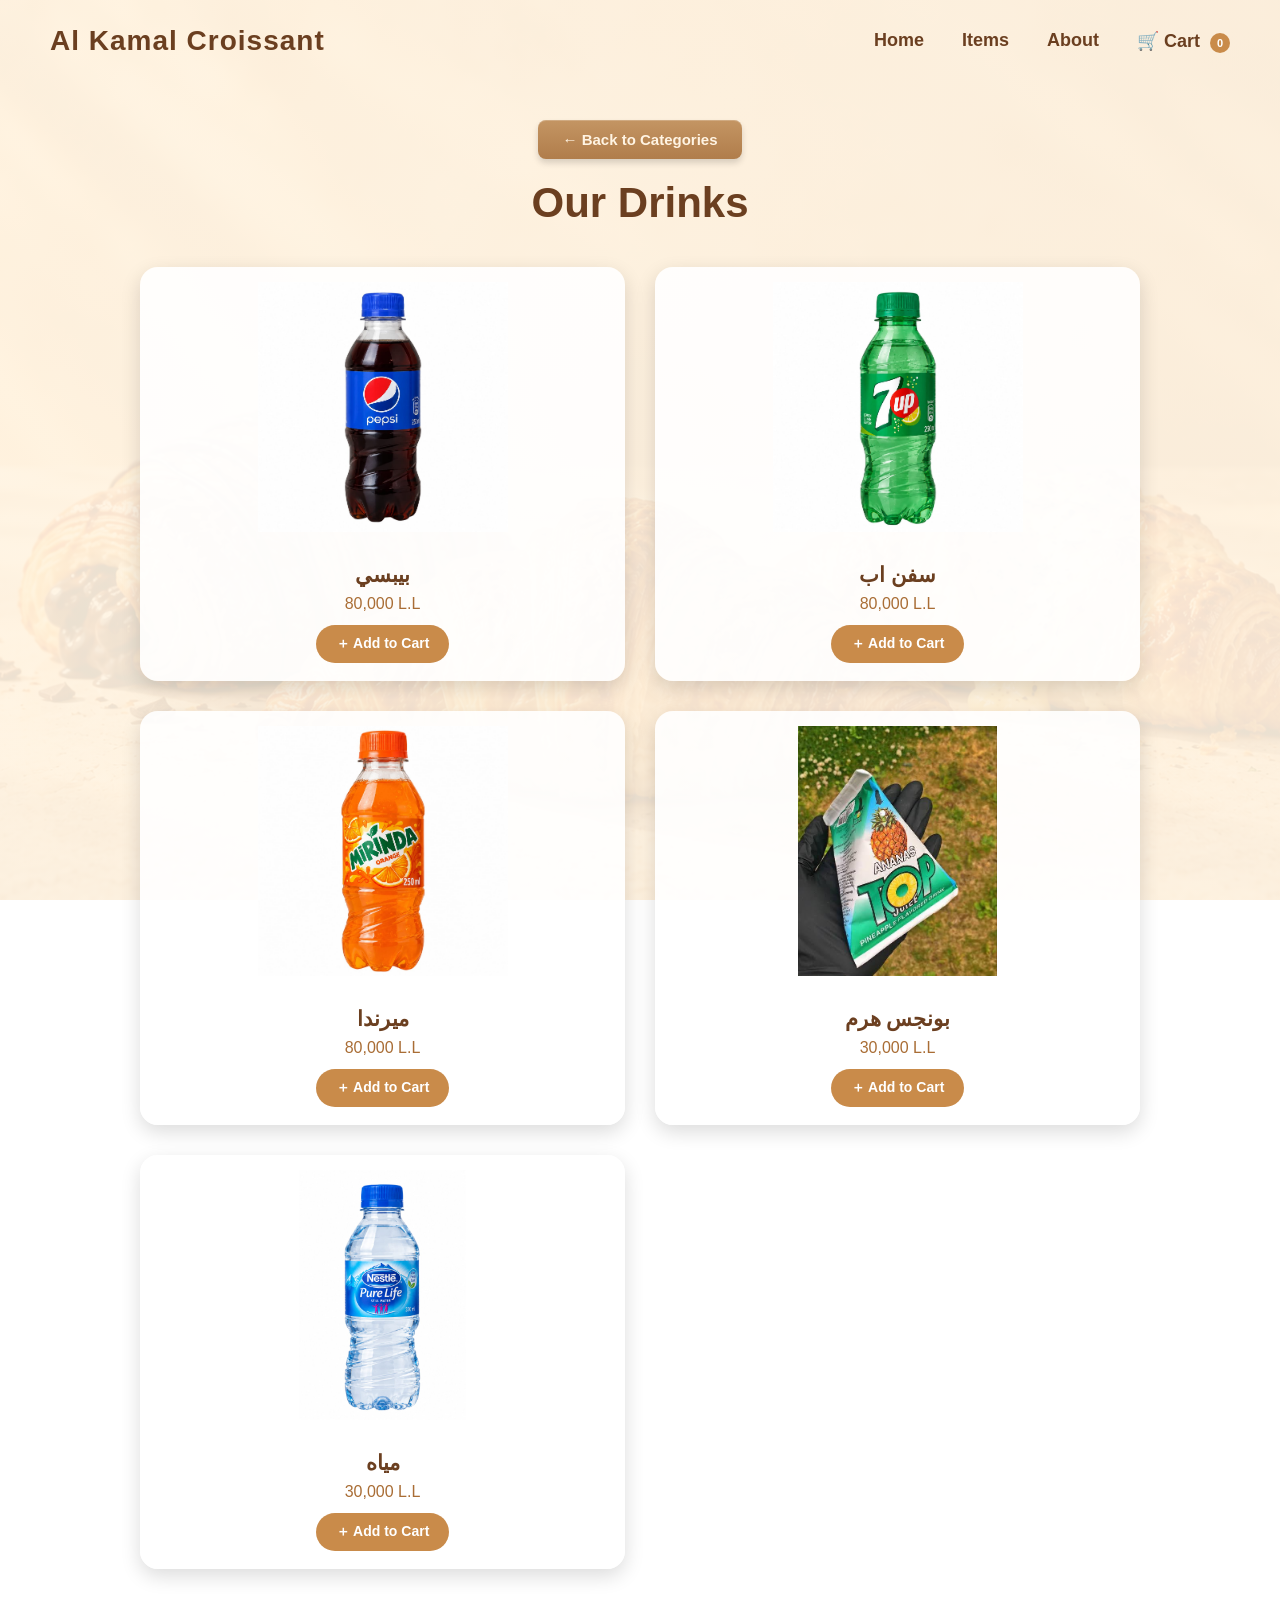
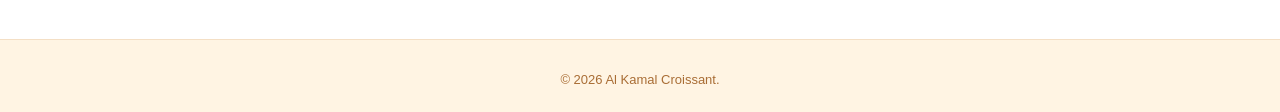
<file: drinks.html>
<!DOCTYPE html>
<html lang="en">

<head>
    <meta charset="UTF-8">
    <meta name="viewport" content="width=device-width, initial-scale=1.0">
    <title>Drinks - Al Kamal Croissant</title>

    <!-- Modern Arabic Font -->
    <link rel="preconnect" href="https://fonts.googleapis.com">
    <link rel="preconnect" href="https://fonts.gstatic.com" crossorigin>
    <link href="https://fonts.googleapis.com/css2?family=Noto+Kufi+Arabic:wght@400;500;600;700;800&display=swap" rel="stylesheet">

    <link rel="stylesheet" href="style.css">
</head>

<body class="drinks-page">

    <!-- NAVIGATION -->
    <nav>
        <div class="logo">
            Al Kamal Croissant
        </div>

        <ul>
            <li><a href="index.html">Home</a></li>
            <li><a href="menu.html">Items</a></li>
            <li><a href="about.html">About</a></li>
            <li>
                <a href="cart.html">
                    🛒 Cart
                    <span id="cart-count">0</span>
                </a>
            </li>
        </ul>
    </nav>

    <!-- DRINKS SECTION -->
    <section class="drinks-section">

        <!-- Back Button -->
        <button class="back-btn" onclick="history.back()">
            ← Back to Categories
        </button>

        <h1>Our Drinks</h1>

        <div class="drinks-grid">

            <!-- PEPSI -->
            <div class="drink-card">
                <img src="images/pepsi.jpg" alt="Pepsi">
                <h2>بيبسي</h2>
                <p>80,000 L.L</p>
                <button class="add-to-cart" onclick="addToCart('بيبسي', 80000)">
                    ＋ Add to Cart
                </button>
            </div>

            <!-- 7UP -->
            <div class="drink-card">
                <img src="images/7up.jpg" alt="7UP">
                <h2>سفن اب</h2>
                <p>80,000 L.L</p>
                <button class="add-to-cart" onclick="addToCart('سفن اب', 80000)">
                    ＋ Add to Cart
                </button>
            </div>

            <!-- MIRINDA -->
            <div class="drink-card">
                <img src="images/miranda.jpg" alt="Mirinda">
                <h2>ميرندا</h2>
                <p>80,000 L.L</p>
                <button class="add-to-cart" onclick="addToCart('ميرندا', 80000)">
                    ＋ Add to Cart
                </button>
            </div>

            <!-- PINEAPPLE JUICE -->
            <div class="drink-card">
                <img src="images/alharam.jpg" alt="Pineapple Juice">
                <h2>بونجس هرم</h2>
                <p>30,000 L.L</p>
                <button class="add-to-cart" onclick="addToCart('بونجس هرم', 30000)">
                    ＋ Add to Cart
                </button>
            </div>

            <!-- WATER -->
            <div class="drink-card">
                <img src="images/water.jpg" alt="Water">
                <h2>مياه</h2>
                <p>30,000 L.L</p>
                <button class="add-to-cart" onclick="addToCart('مياه', 30000)">
                    ＋ Add to Cart
                </button>
            </div>

        </div>

    </section>

    <footer>
        <p>© 2026 Al Kamal Croissant. </p>
    </footer>

    <script src="cart.js"></script>
</body>

</html>
</file>
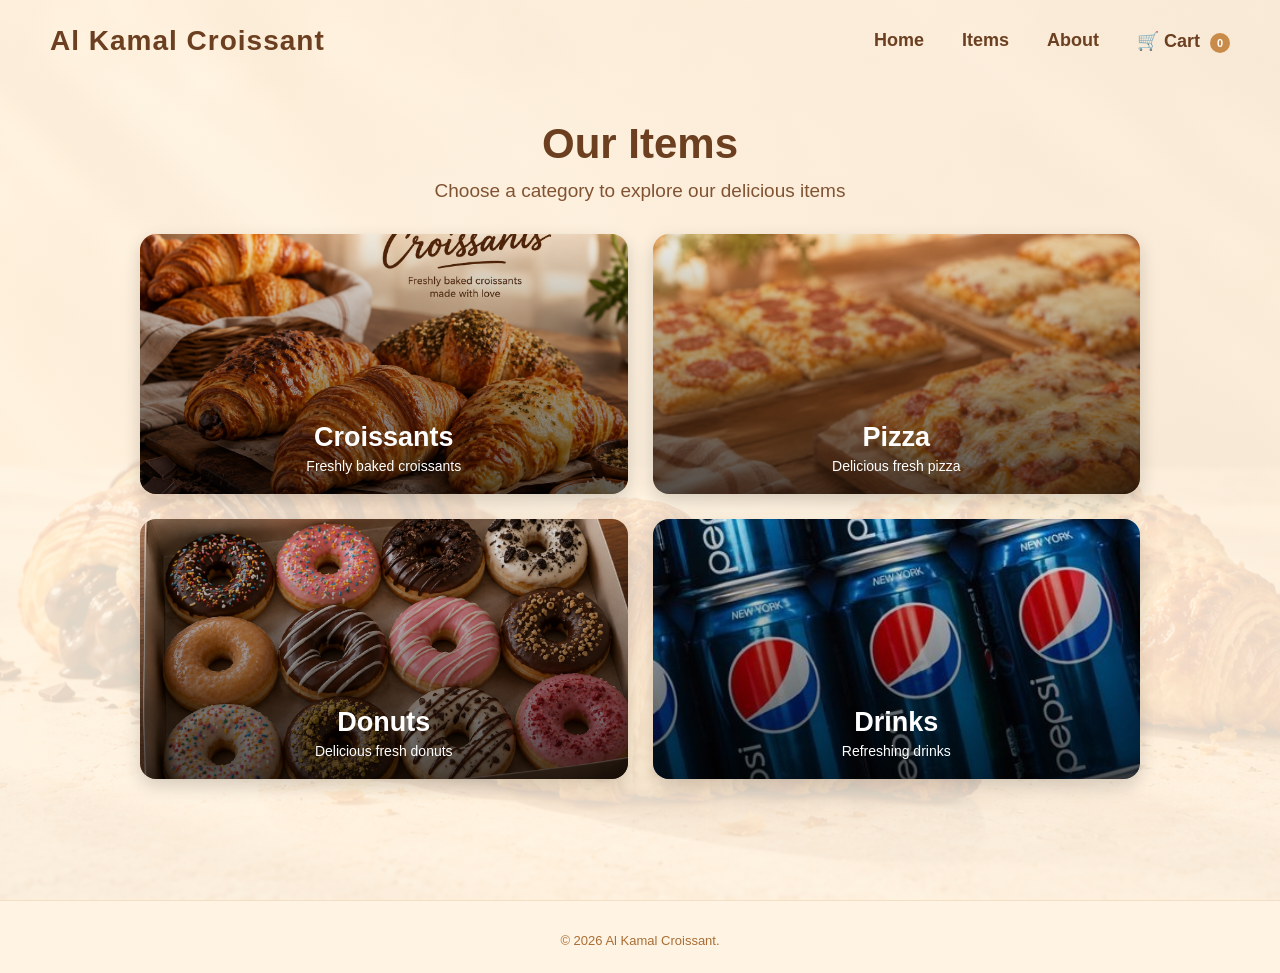
<file: menu.html>
<!DOCTYPE html>
<html lang="en">

<head>

    <meta charset="UTF-8">
    <meta name="viewport" content="width=device-width, initial-scale=1.0">

    <title>Items - Al Kamal Croissant</title>

    <link rel="stylesheet" href="style.css">

</head>

<body class="items-page">

    <!-- HEADER / NAVIGATION -->
    <nav>

        <!-- Website Name -->
        <div class="logo">
            Al Kamal Croissant
        </div>

        <!-- Navigation Links -->
        <ul>

            <li>
                <a href="index.html">Home</a>
            </li>

            <li>
                <a href="menu.html">Items</a>
            </li>

            <li>
                <a href="about.html">About</a>
            </li>

            <li>
                <a href="cart.html">
                    🛒 Cart
                    <span id="cart-count">0</span>
                </a>
            </li>

        </ul>

    </nav>


    <!-- Items Section -->
    <section class="items-section">

        <h1>Our Items</h1>

        <p class="items-subtitle">
            Choose a category to explore our delicious items
        </p>


        <div class="categories">

            <!-- Croissants -->
            <a href="croissants.html" class="category-card">

                <img
                    src="images/croissant.png"
                    alt="Croissants">

                <div class="category-overlay">

                    <h2>Croissants</h2>

                    <p>
                        Freshly baked croissants
                    </p>

                </div>

            </a>


            <!-- Pizza -->
            <a href="pizza.html" class="category-card">

                <img
                    src="images/pizza.jpeg"
                    alt="Pizza">

                <div class="category-overlay">

                    <h2>Pizza</h2>

                    <p>
                        Delicious fresh pizza
                    </p>

                </div>

            </a>
<!-- Donuts --> 
 <a href="donuts.html" class="category-card"> 
    <img
     src="images/donuts.png" 
     alt="Donuts">
      <div class="category-overlay"> 
        <h2>Donuts</h2> 
        <p> Delicious fresh donuts </p> 
    </div>
 </a>

            <!-- Drinks -->
            <a href="drinks.html" class="category-card">

                <img
                    src="images/drinks.jpeg"
                    alt="Drinks">

                <div class="category-overlay">

                    <h2>Drinks</h2>

                    <p>
                        Refreshing drinks
                    </p>

                </div>

            </a>

        </div>

    </section>


    <!-- FOOTER -->
    <footer>

        <p>
            © 2026 Al Kamal Croissant.
        </p>

    </footer>


    <!-- CART JAVASCRIPT -->
    <script src="cart.js"></script>

</body>

</html>
</file>
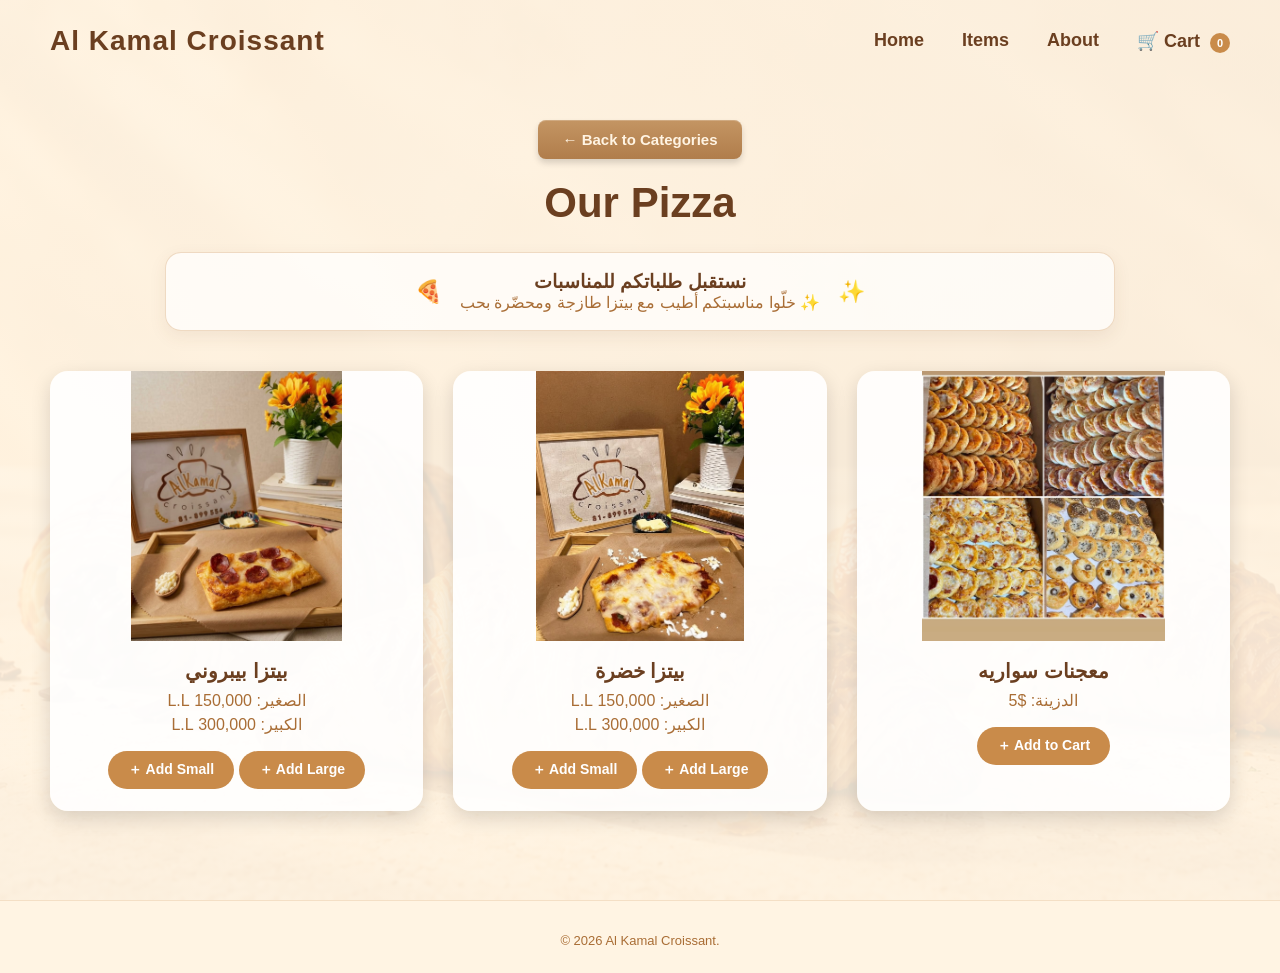
<file: pizza.html>
<!DOCTYPE html>
<html lang="en">

<head>
    <meta charset="UTF-8">
    <meta name="viewport" content="width=device-width, initial-scale=1.0">
    <title>Pizza - Al Kamal</title>

    <!-- Modern Arabic Font -->
    <link rel="preconnect" href="https://fonts.googleapis.com">
    <link rel="preconnect" href="https://fonts.gstatic.com" crossorigin>
    <link href="https://fonts.googleapis.com/css2?family=Noto+Kufi+Arabic:wght@400;500;600;700;800&display=swap" rel="stylesheet">

    <!-- CSS -->
    <link rel="stylesheet" href="style.css">
</head>

<body class="pizza-page">

<!-- =========================
     HEADER / NAVIGATION
========================== -->
<nav>
    <div class="logo">
        Al Kamal Croissant
    </div>

    <ul>
        <li>
            <a href="index.html">Home</a>
        </li>
        <li>
            <a href="menu.html">Items</a>
        </li>
        <li>
            <a href="about.html">About</a>
        </li>
        <li>
            <a href="cart.html">
                🛒 Cart
                <span id="cart-count">0</span>
            </a>
        </li>
    </ul>
</nav>

<!-- =========================
     PIZZA SECTION
========================== -->
<section class="pizza-section">

    <!-- Back Button -->
    <button class="back-btn" onclick="history.back()">
        ← Back to Categories
    </button>

    <!-- Page Title -->
    <h1>Our Pizza</h1>

    <!-- =========================
         SPECIAL OCCASIONS BANNER
    ========================== -->
    <div class="occasion-banner">
        <div class="occasion-line"></div>
        <div class="occasion-content">
            <span class="occasion-icon">🍕</span>
            <div>
                <h3>
                    نستقبل طلباتكم للمناسبات
                </h3>
                <p>
                    خلّوا مناسبتكم أطيب مع بيتزا طازجة ومحضّرة بحب ✨
                </p>
            </div>
            <span class="occasion-icon">✨</span>
        </div>
        <div class="occasion-line"></div>
    </div>

    <!-- =========================
         PIZZA GRID
    ========================== -->
    <div class="pizza-grid">

        <!-- =========================
             PEPPERONI PIZZA
        ========================== -->
        <div class="pizza-card">
            <img src="images/pepperoni.jpeg" alt="بيتزا بيبروني">
            <h2>
                بيتزا بيبروني
            </h2>
            <div class="pizza-prices">
                <p>
                    الصغير: 150,000 L.L
                </p>
                <p>
                    الكبير: 300,000 L.L
                </p>
            </div>
            <button
                class="add-to-cart"
                onclick="addToCart('بيتزا بيبروني - صغير', 150000, 'L.L')">
                ＋ Add Small
            </button>
            <button
                class="add-to-cart"
                onclick="addToCart('بيتزا بيبروني - كبير', 300000, 'L.L')">
                ＋ Add Large
            </button>
        </div>

        <!-- =========================
             VEGETABLE PIZZA
        ========================== -->
        <div class="pizza-card">
            <img src="images/vegetable.jpeg" alt="بيتزا خضرة">
            <h2>
                بيتزا خضرة
            </h2>
            <div class="pizza-prices">
                <p>
                    الصغير: 150,000 L.L
                </p>
                <p>
                    الكبير: 300,000 L.L
                </p>
            </div>
            <button
                class="add-to-cart"
                onclick="addToCart('بيتزا خضرة - صغير', 150000, 'L.L')">
                ＋ Add Small
            </button>
            <button
                class="add-to-cart"
                onclick="addToCart('بيتزا خضرة - كبير', 300000, 'L.L')">
                ＋ Add Large
            </button>
        </div>

        <!-- =========================
             SAWAREE PASTRIES
        ========================== -->
        <div class="pizza-card">
            <img src="images/swaree.jpg" alt="معجنات سواريه">
            <h2>
                معجنات سواريه
            </h2>
            <div class="pizza-prices">
                <p>
                    الدزينة: $5
                </p>
            </div>
            <button
                class="add-to-cart"
                onclick="addToCart('معجنات سواريه - دزينة', 5, '$')">
                ＋ Add to Cart
            </button>
        </div>

    </div>

</section>

<!-- Footer -->
<footer>
    <p>
        © 2026 Al Kamal Croissant.
    </p>
</footer>

<script src="cart.js"></script>

</body>

</html>
</file>
<file: style.css>
/* =====================================================
   GENERAL
===================================================== */

* {
    margin: 0;
    padding: 0;
    box-sizing: border-box;
}

html,
body {
    width: 100%;
    max-width: 100%;
}

body {
    font-family: Arial, sans-serif;
}


/* =====================================================
   NAVIGATION
===================================================== */

nav {
    position: absolute;
    top: 0;
    left: 0;
    width: 100%;

    display: flex;
    justify-content: space-between;
    align-items: center;

    padding: 25px 50px;

    z-index: 100;
}

.logo {
    color: #6b3f20;
    font-size: 28px;
    font-weight: bold;
    letter-spacing: 1px;
}

nav ul {
    list-style: none;

    display: flex;

    gap: 38px;
}

nav ul li a {
    text-decoration: none;

    color: #6b3f20;

    font-size: 18px;
    font-weight: bold;

    transition: 0.3s;
}

nav ul li a:hover {
    color: #c98b4a;
}


/* =====================================================
   HOME PAGE
===================================================== */

.hero {
    min-height: 100vh;
    width: 100%;

    position: relative;

    overflow: hidden;

    display: flex;
    justify-content: center;
    align-items: center;

    text-align: center;
}

.background {
    position: absolute;

    top: 0;
    left: 0;

    width: 100%;
    height: 100%;

    background-image: url("images/logo.PNG");

    background-size: cover;
    background-position: center;
    background-repeat: no-repeat;

    filter: blur(6px);

    transform: scale(1.05);

    z-index: 0;
}

.overlay {
    position: absolute;

    top: 0;
    left: 0;

    width: 100%;
    height: 100%;

    background: rgba(255, 244, 227, 0.30);

    z-index: 1;
}

.hero-content {
    position: relative;

    z-index: 2;

    color: #6b3f20;

    display: flex;
    flex-direction: column;

    align-items: center;
    justify-content: center;

    transform: translateY(-55px);

    padding: 20px;
}

.hero-content h1 {
    font-size: 64px;

    font-weight: 900;

    letter-spacing: 2px;

    margin-bottom: 15px;

    text-shadow:
        2px 2px 5px rgba(255, 255, 255, 0.7);
}

.hero-content p {
    font-size: 25px;

    font-weight: 500;

    letter-spacing: 1px;

    margin-bottom: 30px;

    text-shadow:
        1px 1px 4px rgba(255, 255, 255, 0.8);
}

.button {
    display: inline-block;

    background-color: #c98b4a;

    color: white;

    text-decoration: none;

    padding: 15px 34px;

    border-radius: 8px;

    font-size: 18px;

    font-weight: bold;

    transition: 0.3s;

    box-shadow:
        0 4px 10px rgba(0, 0, 0, 0.15);
}

.button:hover {
    background-color: #a96d35;

    transform: translateY(-3px);
}


/* =====================================================
   ITEMS PAGE
===================================================== */

.items-page {
    min-height: 100vh;

    background:
        linear-gradient(
            rgba(255, 244, 227, 0.88),
            rgba(255, 244, 227, 0.88)
        ),
        url("images/logo.PNG");

    background-size: cover;
    background-position: center;
    background-attachment: fixed;

    color: #6b3f20;
}

.items-section {
    min-height: 100vh;

    padding: 120px 40px 50px;

    text-align: center;
}

.items-section h1 {
    font-size: 42px;

    font-weight: 800;

    color: #6b3f20;

    margin-bottom: 12px;
}

.items-subtitle {
    font-size: 19px;

    color: #805333;

    margin-bottom: 32px;
}

.categories {
    max-width: 1000px;

    margin: 0 auto;

    display: grid;

    grid-template-columns: repeat(2, 1fr);

    gap: 25px;
}

.category-card {
    position: relative;

    height: 260px;

    overflow: hidden;

    border-radius: 16px;

    text-decoration: none;

    display: block;

    box-shadow:
        0 7px 18px rgba(0, 0, 0, 0.16);

    transition: 0.35s;
}

.category-card img {
    width: 100%;
    height: 100%;

    object-fit: cover;

    display: block;

    transition: 0.5s;
}

.category-card::after {
    content: "";

    position: absolute;

    inset: 0;

    background: linear-gradient(
        to top,
        rgba(0, 0, 0, 0.65),
        rgba(0, 0, 0, 0.05)
    );
}

.category-overlay {
    position: absolute;

    bottom: 20px;
    left: 0;

    width: 100%;

    z-index: 2;

    color: white;

    padding: 0 15px;
}

.category-overlay h2 {
    font-size: 27px;

    margin-bottom: 5px;
}

.category-overlay p {
    font-size: 14px;
}

.category-card:nth-child(3),
.category-card:nth-child(4) {
    grid-column: auto;

    width: 100%;

    justify-self: stretch;
}

.category-card:hover {
    transform: translateY(-5px);
}

.category-card:hover img {
    transform: scale(1.06);
}


/* =====================================================
   CROISSANTS PAGE
===================================================== */

.croissants-page {
    min-height: 100vh;

    background:
        linear-gradient(
            rgba(255, 244, 227, 0.92),
            rgba(255, 244, 227, 0.92)
        ),
        url("images/logo.PNG");

    background-size: cover;
    background-position: center;
    background-attachment: fixed;

    color: #6b3f20;
}

.croissants-section {
    min-height: 100vh;

    padding: 120px 50px 70px;

    text-align: center;
}

.croissants-section > h1 {
    font-size: 42px;

    font-weight: 800;

    color: #6b3f20;

    margin-bottom: 25px;
}


/* =====================================================
   CROISSANT OCCASION
===================================================== */

.occasion-banner {
    width: 100%;

    max-width: 950px;

    margin: 0 auto 40px;

    padding: 18px 25px;

    background: rgba(255, 255, 255, 0.72);

    border: 1px solid rgba(201, 139, 74, 0.30);

    border-radius: 16px;

    box-shadow:
        0 6px 18px rgba(107, 63, 32, 0.08);
}

.occasion-banner h2,
.occasion-content h3 {
    color: #6b3f20;
}

.occasion-banner p,
.occasion-content p {
    color: #a96d35;
}

.occasion-content {
    display: flex;

    align-items: center;
    justify-content: center;

    gap: 18px;
}

.occasion-icon {
    font-size: 22px;
}


/* =====================================================
   CROISSANT PRODUCTS
===================================================== */

.croissants-grid {
    max-width: 1200px;

    margin: 0 auto;

    display: grid;

    grid-template-columns: repeat(3, 1fr);

    gap: 30px;
}

.croissant-card {
    background: rgba(255, 255, 255, 0.90);

    border-radius: 18px;

    overflow: hidden;

    box-shadow:
        0 7px 20px rgba(0, 0, 0, 0.14);

    transition: 0.35s;

    padding-bottom: 18px;
}

.croissant-card img {
    width: 100%;

    height: 270px;

    object-fit: contain;

    display: block;

    transition: 0.5s;
}

.croissant-card h2 {
    font-size: 20px;

    color: #6b3f20;

    margin: 18px 10px 8px;

    line-height: 1.7;

    direction: rtl;
}

.english-name {
    direction: ltr !important;
}

.croissant-card p {
    font-size: 16px;

    font-weight: 600;

    color: #a96d35;
}

.croissant-card:hover {
    transform: translateY(-7px);
}

.croissant-card:hover img {
    transform: scale(1.06);
}

.ingredients {
    font-size: 13px !important;

    font-weight: 500 !important;

    color: #805333 !important;

    margin: 0 10px 8px !important;

    line-height: 1.7;

    direction: rtl;
}


/* =====================================================
   PIZZA
===================================================== */

.pizza-page {
    min-height: 100vh;

    background:
        linear-gradient(
            rgba(255, 244, 227, 0.92),
            rgba(255, 244, 227, 0.92)
        ),
        url("images/logo.PNG");

    background-size: cover;
    background-position: center;
    background-attachment: fixed;

    color: #6b3f20;
}

.pizza-section {
    min-height: 100vh;

    padding: 120px 50px 70px;

    text-align: center;
}

.pizza-section > h1 {
    font-size: 42px;

    color: #6b3f20;

    margin-bottom: 25px;
}

.pizza-grid {
    max-width: 1200px;

    margin: 0 auto;

    display: grid;

    grid-template-columns: repeat(3, 1fr);

    gap: 30px;
}

.pizza-card {
    background: rgba(255, 255, 255, 0.90);

    border-radius: 18px;

    overflow: hidden;

    box-shadow:
        0 7px 20px rgba(0, 0, 0, 0.14);

    padding-bottom: 22px;

    transition: 0.35s;
}

.pizza-card img {
    width: 100%;

    height: 270px;

    object-fit: contain;

    display: block;
}

.pizza-card h2 {
    font-size: 20px;

    color: #6b3f20;

    margin: 18px 10px 8px;

    direction: rtl;
}

.pizza-prices {
    direction: rtl;
}

.pizza-prices p {
    font-size: 16px;

    color: #a96d35;

    margin: 5px 0;
}

.pizza-card:hover {
    transform: translateY(-7px);
}


/* =====================================================
   DRINKS
===================================================== */

.drinks-page {
    min-height: 100vh;

    background:
        linear-gradient(
            rgba(255, 244, 227, 0.92),
            rgba(255, 244, 227, 0.92)
        ),
        url("images/logo.PNG");

    background-size: cover;
    background-position: center;
    background-attachment: fixed;

    color: #6b3f20;
}

.drinks-section {
    min-height: 100vh;

    padding: 120px 50px 70px;

    text-align: center;
}

.drinks-section > h1 {
    font-size: 42px;

    color: #6b3f20;

    margin-bottom: 40px;
}

.drinks-grid {
    max-width: 1000px;

    margin: 0 auto;

    display: grid;

    grid-template-columns: repeat(2, 1fr);

    gap: 30px;
}

.drink-card {
    background: rgba(255, 255, 255, 0.90);

    border-radius: 18px;

    overflow: hidden;

    box-shadow:
        0 7px 20px rgba(0, 0, 0, 0.14);

    padding-bottom: 18px;
}

.drink-card img {
    width: 100%;

    height: 280px;

    object-fit: contain;

    padding: 15px;
}

.drink-card h2 {
    font-size: 21px;

    color: #6b3f20;

    margin: 12px 10px 8px;
}

.drink-card p {
    font-size: 16px;

    color: #a96d35;
}


/* =====================================================
   CONTACT
===================================================== */

.contact-page {
    min-height: 100vh;

    background:
        linear-gradient(
            rgba(255, 244, 227, 0.94),
            rgba(255, 244, 227, 0.94)
        ),
        url("images/logo.PNG");

    background-size: cover;
    background-position: center;
    background-attachment: fixed;

    color: #6b3f20;
}

.contact-hero {
    min-height: 390px;

    width: 100%;

    background:
        linear-gradient(
            rgba(107, 63, 32, 0.48),
            rgba(107, 63, 32, 0.48)
        ),
        url("images/shop.jpg");

    background-size: cover;
    background-position: center;

    display: flex;

    align-items: center;
    justify-content: center;

    text-align: center;

    padding: 120px 20px 50px;
}

.contact-hero-content {
    max-width: 750px;

    color: white;
}

.contact-hero-content h1 {
    font-size: 58px;

    margin-bottom: 12px;
}

.contact-hero-content p {
    font-size: 25px;
}

.contact-info {
    width: 90%;

    max-width: 1200px;

    margin: 65px auto 75px;

    display: grid;

    grid-template-columns: repeat(4, 1fr);

    gap: 22px;
}

.contact-card {
    min-height: 190px;

    background: rgba(255, 255, 255, 0.92);

    border-radius: 18px;

    padding: 28px 18px;

    display: flex;

    flex-direction: column;

    align-items: center;

    justify-content: center;

    text-align: center;

    box-shadow:
        0 7px 20px rgba(107, 63, 32, 0.10);
}

.contact-icon {
    width: 58px;
    height: 58px;

    display: flex;

    align-items: center;
    justify-content: center;

    background: rgba(201, 139, 74, 0.12);

    border-radius: 50%;

    font-size: 27px;

    margin-bottom: 15px;
}

.contact-card h3 {
    color: #6b3f20;

    margin-bottom: 9px;
}

.contact-card p {
    color: #805333;
}

.contact-main {
    width: 90%;

    max-width: 1200px;

    margin: 0 auto 90px;

    display: grid;

    grid-template-columns: 1fr 1fr;

    gap: 50px;
}

.contact-image {
    width: 100%;

    height: 560px;
}

.contact-image img {
    width: 100%;
    height: 100%;

    object-fit: cover;

    border-radius: 22px;
}

.contact-form {
    background: rgba(255, 255, 255, 0.94);

    padding: 42px;

    border-radius: 22px;

    box-shadow:
        0 10px 28px rgba(107, 63, 32, 0.10);
}

.contact-form h2 {
    color: #6b3f20;

    font-size: 34px;

    margin-bottom: 10px;
}

.input-group {
    margin-bottom: 18px;
}

.input-group label {
    display: block;

    color: #6b3f20;

    font-size: 14px;

    font-weight: bold;

    margin-bottom: 7px;
}

.input-group input,
.input-group select,
.input-group textarea {
    width: 100%;

    padding: 13px 15px;

    background: #fffaf4;

    color: #6b3f20;

    border: 1px solid #e2d3c5;

    border-radius: 9px;

    outline: none;

    font-size: 14px;
}

.input-group textarea {
    min-height: 120px;
}


/* =====================================================
   ABOUT
===================================================== */

.about-page {
    position: relative;

    min-height: 100vh;

    background: #fff4e3;

    color: #6b3f20;

    overflow-x: hidden;
}

.about-background {
    position: fixed;

    top: 0;
    left: 0;

    width: 100%;
    height: 100%;

    background-image: url("images/logo.PNG");

    background-size: cover;
    background-position: center;

    filter: blur(7px);

    transform: scale(1.06);

    z-index: -2;
}

.about-overlay {
    position: fixed;

    top: 0;
    left: 0;

    width: 100%;
    height: 100%;

    background: rgba(255, 244, 227, 0.88);

    z-index: -1;
}

.about-hero {
    min-height: 430px;

    display: flex;

    align-items: center;
    justify-content: center;

    text-align: center;

    padding: 140px 20px 70px;
}

.about-hero-content {
    max-width: 800px;
}

.about-hero-content h1 {
    color: #6b3f20;

    font-size: 58px;

    margin-bottom: 15px;
}

.about-hero-content p {
    color: #c98b4a;

    font-size: 27px;

    font-weight: 700;
}

.about-hero-content span {
    display: block;

    color: #805333;

    font-size: 17px;

    line-height: 1.8;

    max-width: 650px;

    margin: auto;
}

.about-story {
    width: 90%;

    max-width: 1150px;

    margin: 30px auto 90px;

    display: grid;

    grid-template-columns: 1fr 1fr;

    gap: 55px;

    align-items: center;
}

.about-story-image {
    width: 100%;

    height: 450px;

    overflow: hidden;

    border-radius: 22px;
}

.about-story-image img {
    width: 100%;
    height: 100%;

    object-fit: cover;
}

.about-story-content h2 {
    color: #6b3f20;

    font-size: 38px;

    margin-bottom: 20px;
}

.about-story-content p {
    color: #805333;

    font-size: 16px;

    line-height: 1.8;
}

.about-section {
    width: 90%;

    max-width: 1200px;

    margin: 0 auto 90px;

    text-align: center;
}

.about-title {
    margin-bottom: 40px;
}

.about-title h2 {
    color: #6b3f20;

    font-size: 38px;
}

.about-title p {
    color: #a96d35;
}

.about-cards {
    max-width: 1200px;

    margin: 0 auto;

    display: grid;

    grid-template-columns: repeat(4, 1fr);

    gap: 25px;
}

.about-card {
    background: rgba(255, 255, 255, 0.92);

    padding: 32px 25px;

    min-height: 230px;

    border-radius: 18px;

    box-shadow:
        0 7px 20px rgba(107, 63, 32, 0.10);

    display: flex;

    flex-direction: column;

    align-items: center;

    justify-content: center;

    text-align: center;
}

.about-icon {
    width: 62px;
    height: 62px;

    margin: 0 auto 17px;

    display: flex;

    align-items: center;
    justify-content: center;

    background: rgba(201, 139, 74, 0.12);

    border-radius: 50%;

    font-size: 29px;
}

.about-card h3 {
    color: #6b3f20;

    margin-bottom: 10px;
}

.about-card p {
    color: #805333;

    font-size: 14px;

    line-height: 1.7;

    max-width: 260px;
}

.why-us {
    width: 100%;

    padding: 80px 5%;

    background: rgba(255, 244, 227, 0.75);

    text-align: center;
}

.why-cards {
    max-width: 1100px;

    margin: auto;

    display: grid;

    grid-template-columns: repeat(3, 1fr);

    gap: 25px;
}

.why-card {
    background: rgba(255, 255, 255, 0.90);

    padding: 32px 25px;

    border-radius: 18px;

    box-shadow:
        0 7px 20px rgba(107, 63, 32, 0.09);
}

.why-icon {
    font-size: 32px;

    margin-bottom: 15px;
}

.why-card h3 {
    color: #6b3f20;

    margin-bottom: 10px;
}

.why-card p {
    color: #805333;

    font-size: 14px;

    line-height: 1.7;
}

.about-mission {
    width: 90%;

    max-width: 900px;

    margin: 85px auto;

    text-align: center;
}

.mission-content {
    background: rgba(255, 255, 255, 0.92);

    padding: 55px 45px;

    border-radius: 22px;

    box-shadow:
        0 10px 28px rgba(107, 63, 32, 0.10);
}

.mission-content h2 {
    color: #6b3f20;

    font-size: 36px;

    margin-bottom: 18px;
}

.mission-content p {
    color: #805333;

    font-size: 17px;

    line-height: 1.8;
}

.about-cta {
    width: 100%;

    padding: 70px 20px;

    text-align: center;

    background: rgba(255, 244, 227, 0.98);
}

.about-cta h2 {
    color: #6b3f20;

    font-size: 35px;

    margin-bottom: 12px;
}

.about-cta p {
    color: #805333;

    margin-bottom: 25px;
}


/* =====================================================
   FOOTER
===================================================== */

footer {
    width: 100%;

    background: #fff4e3;

    padding: 32px 20px 25px;

    text-align: center;

    border-top:
        1px solid rgba(201, 139, 74, 0.20);
}

footer p {
    color: #a96d35;

    font-size: 13px;
}


/* =====================================================
   INSTAGRAM
===================================================== */

.instagram-section {
    padding: 60px 20px;

    text-align: center;

    background: #fff4e3;
}

.instagram-content {
    max-width: 750px;

    margin: auto;
}

.instagram-content h2 {
    color: #6b3f20;

    font-size: 30px;

    margin-bottom: 15px;
}

.instagram-content p {
    color: #805333;

    margin-bottom: 25px;
}

.instagram-button {
    display: inline-block;

    padding: 13px 28px;

    background: #c98b4a;

    color: white;

    text-decoration: none;

    border-radius: 25px;

    font-weight: 600;
}


/* =====================================================
   ADD TO CART
===================================================== */

.add-to-cart {
    margin-top: 12px;

    padding: 10px 20px;

    border: none;

    border-radius: 25px;

    background: #c98b4a;

    color: white;

    font-size: 14px;

    font-weight: 600;

    cursor: pointer;
}


/* =====================================================
   CART COUNT
===================================================== */

#cart-count {
    display: inline-flex;

    align-items: center;
    justify-content: center;

    min-width: 20px;

    height: 20px;

    padding: 0 5px;

    margin-left: 5px;

    background: #c98b4a;

    color: white;

    border-radius: 50%;

    font-size: 11px;

    font-weight: bold;
}


/* =====================================================
   CART NOTIFICATION
===================================================== */

.cart-notification {
    position: fixed;

    top: 90px;
    right: 25px;

    z-index: 9999;

    padding: 14px 22px;

    background: #f3e3c3;

    color: #5a351d;

    border: 1px solid #d8bd91;

    border-radius: 10px;

    opacity: 0;

    transform: translateY(-10px);

    transition: 0.3s;
}

.cart-notification.show {
    opacity: 1;

    transform: translateY(0);
}


/* =====================================================
   CART PAGE
===================================================== */

.cart-page {
    min-height: 100vh;

    background:
        linear-gradient(
            rgba(255, 244, 227, 0.94),
            rgba(255, 244, 227, 0.94)
        ),
        url("images/logo.PNG");

    background-size: cover;

    background-position: center;

    background-attachment: fixed;

    color: #6b3f20;

    overflow-x: hidden;
}


/* =====================================================
   CART SECTION
===================================================== */

.cart-page .cart-section {
    width: 100%;

    max-width: 900px;

    margin: 0 auto;

    padding: 155px 25px 70px;

    text-align: center;

    box-sizing: border-box;
}


/* =====================================================
   CART TITLE
===================================================== */

.cart-page .cart-section h1 {
    position: relative;

    z-index: 1;

    font-size: 38px;

    line-height: 1.2;

    margin: 0 0 35px;

    color: #6b3f20;

    text-align: center;
}


/* =====================================================
   CART ITEMS
===================================================== */

.cart-page #cart-items {
    display: flex;

    flex-direction: column;

    gap: 15px;
}


/* =====================================================
   CART ITEM
===================================================== */

.cart-page .cart-item {
    display: flex;

    align-items: center;

    justify-content: space-between;

    width: 100%;

    padding: 18px 22px;

    background: rgba(255, 255, 255, 0.95);

    border-radius: 12px;

    box-shadow:
        0 4px 15px rgba(107, 63, 32, 0.08);

    box-sizing: border-box;
}


/* =====================================================
   CART ITEM INFO
===================================================== */

.cart-page .cart-item-info {
    display: flex;

    align-items: center;

    gap: 15px;

    direction: ltr;
}


/* =====================================================
   PRODUCT NAME
===================================================== */

.cart-page .cart-item-name {
    order: 1;

    direction: rtl;

    color: #6b3f20;

    font-weight: 600;
}


/* =====================================================
   PRODUCT PRICE
===================================================== */

.cart-page .cart-item-price {
    order: 2;

    direction: ltr;

    color: #a96d35;

    font-weight: 600;

    white-space: nowrap;
}


/* =====================================================
   QUANTITY CONTROLS
===================================================== */

.cart-page .quantity-controls {
    display: flex;

    align-items: center;

    justify-content: center;

    gap: 8px;
}


/* =====================================================
   QUANTITY NUMBER
===================================================== */

.cart-page .quantity-number {
    min-width: 30px;

    text-align: center;

    color: #6b3f20;

    font-weight: bold;
}


/* =====================================================
   QUANTITY BUTTONS
===================================================== */

.cart-page .quantity-btn {
    width: 32px;

    height: 32px;

    padding: 0;

    display: flex;

    align-items: center;

    justify-content: center;

    background: #f3e3c3;

    color: #5a351d;

    border: 1px solid #d8bd91;

    border-radius: 7px;

    cursor: pointer;

    font-size: 18px;

    font-weight: bold;

    transition: 0.3s;
}

.cart-page .quantity-btn:hover {
    background: #e8d1a8;

    color: #4a2c18;
}


/* =====================================================
   EMPTY CART
===================================================== */

.cart-page .empty-cart {
    font-size: 20px;

    padding: 30px;

    color: #805333;

    background: rgba(255, 255, 255, 0.90);

    border-radius: 12px;
}


/* =====================================================
   TOTAL
===================================================== */

.cart-page .cart-total {
    margin-top: 30px;

    padding: 20px;

    background: rgba(255, 255, 255, 0.90);

    border-radius: 12px;

    border:
        1px solid rgba(216, 189, 145, 0.35);
}

.cart-page .cart-total h2 {
    margin: 0;

    font-size: 25px;

    color: #6b3f20;
}

.cart-page #cart-total {
    color: #a96d35;
}


/* =====================================================
   COMPLETE ORDER
===================================================== */

.cart-page .complete-order-container {
    margin-top: 25px;
}

.cart-page .complete-order {
    padding: 14px 28px;

    background: #f3e3c3;

    color: #5a351d;

    border: 1px solid #d8bd91;

    border-radius: 10px;

    font-size: 17px;

    font-weight: bold;

    cursor: pointer;

    transition: 0.3s;

    box-shadow:
        0 4px 10px rgba(107, 63, 32, 0.08);
}

.cart-page .complete-order:hover {
    background: #e8d1a8;

    color: #4a2c18;

    transform: translateY(-2px);
}


/* =====================================================
   CUSTOMER FORM
===================================================== */

.cart-page .customer-form {
    margin-top: 30px;

    padding: 30px;

    background: rgba(255, 255, 255, 0.95);

    border-radius: 15px;

    box-shadow:
        0 5px 20px rgba(107, 63, 32, 0.08);

    box-sizing: border-box;
}

.cart-page .customer-form h2 {
    margin-bottom: 25px;

    font-size: 26px;

    color: #6b3f20;
}


/* =====================================================
   INPUTS
===================================================== */

.cart-page .customer-form input {
    width: 100%;

    padding: 13px 15px;

    margin-bottom: 15px;

    border: 1px solid #d8c8b8;

    border-radius: 8px;

    background: #fffaf4;

    color: #5a351d;

    font-size: 16px;

    outline: none;

    box-sizing: border-box;
}

.cart-page .customer-form input:focus {
    border-color: #d8bd91;
}


/* =====================================================
   DELIVERY / TAKEAWAY
===================================================== */

.cart-page .order-type {
    display: flex;

    justify-content: center;

    gap: 15px;

    margin: 10px 0 20px;
}

.cart-page .order-type-btn {
    flex: 1;

    padding: 13px 20px;

    background: #f8ecd7;

    color: #5a351d;

    border: 2px solid #d8bd91;

    border-radius: 8px;

    font-size: 16px;

    font-weight: bold;

    cursor: pointer;

    transition: 0.3s;
}

.cart-page .order-type-btn:hover {
    background: #e8d1a8;
}

.cart-page .order-type-btn.selected {
    background: #e8d1a8;

    color: #4a2c18;

    border-color: #c9a875;
}


/* =====================================================
   SEND ORDER
===================================================== */

.cart-page .place-order {
    width: 100%;

    padding: 14px;

    margin-top: 10px;

    background: #f3e3c3;

    color: #5a351d;

    border: 1px solid #d8bd91;

    border-radius: 9px;

    font-size: 17px;

    font-weight: bold;

    cursor: pointer;

    transition: 0.3s;
}

.cart-page .place-order:hover {
    background: #e8d1a8;

    color: #4a2c18;
}


/* =====================================================
   OPENING HOURS + DELIVERY
===================================================== */

.opening-hours {
    width: 100%;

    padding: 80px 20px;

    background: #fff4e3;

    text-align: center;
}

.hours-card {
    max-width: 900px;

    margin: auto;

    padding: 45px 50px;

    background: rgba(255, 255, 255, 0.92);

    border:
        1px solid rgba(201, 139, 74, 0.20);

    border-radius: 24px;

    box-shadow:
        0 12px 30px rgba(107, 63, 32, 0.10);
}

.hours-card h2 {
    color: #6b3f20;

    font-size: 36px;

    margin-bottom: 12px;
}

.hours-subtitle {
    color: #805333;

    font-size: 16px;

    line-height: 1.7;

    margin-bottom: 30px;
}

.hours-info {
    display: grid;

    grid-template-columns: repeat(2, 1fr);

    gap: 20px;
}

.time-row {
    display: flex;

    flex-direction: column;

    align-items: center;

    justify-content: center;

    padding: 22px 15px;

    background: #fffaf4;

    border: 1px solid #ead8c3;

    border-radius: 16px;

    transition: 0.3s;
}

.time-row:hover {
    transform: translateY(-4px);

    box-shadow:
        0 7px 18px rgba(107, 63, 32, 0.10);
}

.time-row span:first-child {
    color: #c98b4a;

    font-size: 17px;

    font-weight: bold;

    margin-bottom: 8px;
}

.time-row span:last-child {
    color: #6b3f20;

    font-size: 18px;

    font-weight: bold;
}


/* =====================================================
   DELIVERY
===================================================== */

.delivery-section {
    width: 100%;

    padding: 30px 20px 80px;

    background: #fff4e3;
}

.delivery-card {
    max-width: 900px;

    margin: auto;

    display: flex;

    align-items: center;

    gap: 25px;

    padding: 32px 40px;

    background: linear-gradient(
        135deg,
        #f3e3c3,
        #fffaf4
    );

    border: 1px solid #dfc49e;

    border-radius: 24px;

    box-shadow:
        0 10px 28px rgba(107, 63, 32, 0.10);

    transition: 0.3s;
}

.delivery-card:hover {
    transform: translateY(-5px);

    box-shadow:
        0 15px 32px rgba(107, 63, 32, 0.14);
}

.delivery-icon {
    min-width: 75px;

    height: 75px;

    display: flex;

    align-items: center;
    justify-content: center;

    background: #c98b4a;

    color: white;

    border-radius: 50%;

    font-size: 35px;

    box-shadow:
        0 6px 15px rgba(201, 139, 74, 0.25);
}

.delivery-content {
    text-align: left;

    flex: 1;
}

.delivery-badge {
    display: inline-block;

    padding: 6px 14px;

    background: #fff;

    color: #a96d35;

    border-radius: 20px;

    font-size: 13px;

    font-weight: bold;

    margin-bottom: 8px;
}

.delivery-content h2 {
    color: #6b3f20;

    font-size: 30px;

    margin-bottom: 8px;
}

.delivery-content p {
    color: #805333;

    font-size: 16px;

    line-height: 1.7;

    margin: 0;
}


/* =====================================================
   LOCATION
===================================================== */

.location-section {
    padding: 70px 20px;

    text-align: center;

    background: rgba(255, 244, 227, 0.90);
}

.location-content {
    max-width: 800px;

    margin: auto;
}

.location-content h2 {
    color: #6b3f20;

    font-size: 32px;

    margin-bottom: 12px;

    font-weight: bold;
}

.location-content p {
    color: #704528;

    font-size: 19px;

    margin-bottom: 25px;
}

.location-button {
    display: inline-flex;

    align-items: center;

    justify-content: center;

    gap: 10px;

    padding: 14px 28px;

    background: #f3e3c3;

    color: #5a351d;

    border: 1px solid #d8bd91;

    border-radius: 10px;

    font-size: 17px;

    font-weight: bold;

    text-decoration: none;

    transition: 0.3s ease;
}

.location-button i {
    font-size: 20px;
}

.location-button:hover {
    background: #c98b4a;

    color: white;

    transform: translateY(-2px);
}


/* =====================================================
   DONUTS PAGE
===================================================== */

.product-page {
    min-height: 100vh;

    background:
        linear-gradient(
            rgba(255, 244, 227, 0.88),
            rgba(255, 244, 227, 0.88)
        ),
        url("images/logo.PNG");

    background-size: cover;

    background-position: center;

    background-attachment: fixed;

    color: #6b3f20;
}

.products-section {
    min-height: 100vh;

    padding: 120px 40px 60px;

    text-align: center;
}

.products-section h1 {
    font-size: 42px;

    font-weight: 800;

    color: #6b3f20;

    margin-bottom: 12px;
}

.products-subtitle {
    font-size: 19px;

    color: #805333;

    margin-bottom: 35px;
}

.products-grid {
    max-width: 1100px;

    margin: 0 auto;

    display: grid;

    grid-template-columns: repeat(3, 1fr);

    gap: 25px;
}

.product-card {
    background: rgba(255, 255, 255, 0.94);

    border-radius: 18px;

    padding: 20px;

    box-shadow:
        0 7px 20px rgba(107, 63, 32, 0.14);

    transition: 0.3s;

    display: flex;

    flex-direction: column;

    align-items: center;

    justify-content: space-between;
}

.product-card:hover {
    transform: translateY(-6px);

    box-shadow:
        0 12px 25px rgba(107, 63, 32, 0.20);
}

.product-card img {
    width: 100%;

    height: 270px;

    object-fit: contain;

    display: block;

    margin-bottom: 15px;
}

.product-card h3 {
    font-size: 22px;

    color: #6b3f20;

    margin: 8px 0 12px;
}

.product-price {
    font-size: 19px;

    font-weight: bold;

    color: #a96d35;

    margin-bottom: 18px;
}

.product-card button {
    border: none;

    background: #c98b4a;

    color: white;

    padding: 11px 24px;

    border-radius: 25px;

    font-size: 15px;

    font-weight: bold;

    cursor: pointer;

    transition: 0.3s;
}

.product-card button:hover {
    background: #a96d35;

    transform: translateY(-2px);
}


/* =====================================================
   DONUTS SPECIAL OCCASIONS
===================================================== */

.donuts-occasion {
    width: 100%;

    max-width: 950px;

    margin: 0 auto 40px;

    padding: 18px 25px;

    background: rgba(255, 255, 255, 0.72);

    border: 1px solid rgba(201, 139, 74, 0.30);

    border-radius: 16px;

    box-shadow:
        0 6px 18px rgba(107, 63, 32, 0.08);

    text-align: center;
}

.donuts-occasion h2 {
    color: #6b3f20;

    font-size: 24px;

    margin-bottom: 10px;
}

.donuts-occasion p {
    color: #a96d35;

    font-size: 15px;

    line-height: 1.7;

    margin: 0;
}


/* =====================================================
   TABLET
===================================================== */

@media (max-width: 900px) {

    nav {
        padding: 20px 25px;
    }

    nav ul {
        gap: 18px;
    }

    nav ul li a {
        font-size: 15px;
    }


    .croissants-grid,
    .pizza-grid {
        grid-template-columns: repeat(2, 1fr);
    }


    .contact-info {
        grid-template-columns: repeat(2, 1fr);
    }


    .contact-main {
        grid-template-columns: 1fr;

        max-width: 750px;
    }


    .about-story {
        grid-template-columns: 1fr;

        max-width: 750px;
    }


    .about-cards,
    .why-cards {
        grid-template-columns: repeat(2, 1fr);
    }


    .products-grid {
        grid-template-columns: repeat(2, 1fr);
    }
}


/* =====================================================
   MOBILE
===================================================== */

@media (max-width: 600px) {

    nav {
        position: absolute;

        width: 100%;

        padding: 18px 12px;

        flex-direction: column;

        gap: 12px;
    }

    .logo {
        font-size: 21px;

        text-align: center;
    }

    nav ul {
        width: 100%;

        display: flex;

        justify-content: center;

        align-items: center;

        gap: 12px;

        flex-wrap: wrap;
    }

    nav ul li a {
        font-size: 13px;

        white-space: nowrap;
    }


    /* =================================================
       HOME
    ================================================= */

    .hero-content {
        width: 100%;

        padding: 20px 15px;

        transform: translateY(-20px);
    }

    .hero-content h1 {
        font-size: 40px;

        line-height: 1.15;
    }

    .hero-content p {
        font-size: 18px;
    }


    /* =================================================
       ITEMS
    ================================================= */

    .items-section {
        padding: 120px 15px 50px;
    }

    .categories {
        grid-template-columns: 1fr;
    }

    .category-card {
        width: 100%;

        height: 230px;
    }

    .category-card:nth-child(3),
    .category-card:nth-child(4) {
        grid-column: auto;

        width: 100%;
    }


    /* =================================================
       CROISSANTS
    ================================================= */

    .croissants-section {
        padding: 120px 15px 50px;
    }

    .croissants-section > h1 {
        font-size: 32px;
    }

    .croissants-grid {
        grid-template-columns: 1fr;

        gap: 25px;
    }

    .croissant-card img {
        height: 220px;
    }


    /* =================================================
       PIZZA
    ================================================= */

    .pizza-section {
        padding: 120px 15px 50px;
    }

    .pizza-section > h1 {
        font-size: 32px;
    }

    .pizza-grid {
        grid-template-columns: 1fr;

        gap: 25px;
    }

    .pizza-card img {
        height: 220px;
    }


    /* =================================================
       DRINKS
    ================================================= */

    .drinks-section {
        padding: 120px 15px 50px;
    }

    .drinks-grid {
        grid-template-columns: 1fr;
    }

    .drink-card img {
        height: 260px;
    }


    /* =================================================
       ABOUT
    ================================================= */

    .about-hero {
        min-height: 380px;

        padding: 130px 15px 50px;
    }

    .about-hero-content h1 {
        font-size: 40px;
    }

    .about-hero-content p {
        font-size: 21px;
    }

    .about-story {
        width: 92%;

        grid-template-columns: 1fr;

        gap: 30px;
    }

    .about-story-image {
        height: 320px;
    }

    .about-cards {
        grid-template-columns: 1fr;
    }

    .why-cards {
        grid-template-columns: 1fr;
    }


    /* =================================================
       CONTACT
    ================================================= */

    .contact-hero {
        min-height: 360px;

        padding: 130px 15px 50px;
    }

    .contact-hero-content h1 {
        font-size: 40px;
    }

    .contact-info {
        width: 92%;

        grid-template-columns: 1fr;
    }

    .contact-main {
        width: 92%;

        grid-template-columns: 1fr;
    }

    .contact-image {
        height: 350px;
    }

    .contact-form {
        padding: 25px 20px;
    }


    /* =================================================
       CART
    ================================================= */

    .cart-page .cart-section {
        width: 100%;

        padding: 155px 15px 50px;

        margin: 0 auto;
    }

    .cart-page .cart-section h1 {
        font-size: 30px;

        margin-bottom: 30px;
    }

    .cart-page .cart-item {
        flex-direction: column;

        gap: 15px;

        text-align: center;

        padding: 18px 15px;
    }


    /* NAME + PRICE */

    .cart-page .cart-item-info {
        width: 100%;

        display: flex;

        flex-direction: row;

        align-items: center;

        justify-content: center;

        flex-wrap: wrap;

        gap: 8px;

        direction: ltr;
    }

    .cart-page .cart-item-name {
        order: 1;

        direction: rtl;
    }

    .cart-page .cart-item-price {
        order: 2;

        direction: ltr;
    }


    /* QUANTITY */

    .cart-page .quantity-controls {
        justify-content: center;
    }

    .cart-page .quantity-btn {
        width: 34px;

        height: 34px;
    }


    /* ORDER TYPE */

    .cart-page .order-type {
        flex-direction: column;

        gap: 10px;
    }

    .cart-page .order-type-btn {
        width: 100%;
    }


    .cart-page .customer-form {
        padding: 20px;
    }

    .cart-page .complete-order {
        width: 100%;
    }


    /* NOTIFICATION */

    .cart-notification {
        left: 15px;

        right: 15px;

        top: 110px;

        text-align: center;
    }


    /* =================================================
       OPENING HOURS
    ================================================= */

    .opening-hours {
        padding: 55px 15px;
    }

    .hours-card {
        padding: 30px 20px;

        border-radius: 20px;
    }

    .hours-card h2 {
        font-size: 29px;
    }

    .hours-subtitle {
        font-size: 14px;
    }

    .hours-info {
        grid-template-columns: 1fr;

        gap: 12px;
    }

    .time-row {
        padding: 18px 12px;
    }


    /* =================================================
       DELIVERY
    ================================================= */

    .delivery-section {
        padding: 10px 15px 55px;
    }

    .delivery-card {
        display: flex;

        flex-direction: row;

        align-items: center;

        justify-content: flex-start;

        padding: 25px 20px;

        gap: 18px;
    }

    .delivery-icon {
        flex-shrink: 0;

        font-size: 40px;
    }

    .delivery-content {
        text-align: right;

        direction: rtl;
    }

    .delivery-content h2 {
        font-size: 26px;

        margin: 8px 0;
    }

    .delivery-content p {
        font-size: 14px;

        margin: 0;
    }

    .delivery-badge {
        display: inline-block;
    }


    /* =================================================
       DONUTS
    ================================================= */

    .products-section {
        padding: 120px 15px 50px;
    }

    .products-section h1 {
        font-size: 34px;
    }

    .products-subtitle {
        font-size: 16px;
    }

    .products-grid {
        grid-template-columns: 1fr;

        gap: 20px;
    }

    .product-card {
        padding: 18px;
    }

    .product-card img {
        height: 250px;
    }

    .product-card h3 {
        font-size: 20px;
    }

    .product-price {
        font-size: 18px;
    }

    .donuts-occasion {
        max-width: 100%;

        margin: 40px 5px 20px;

        padding: 25px 18px;
    }

    .donuts-occasion h2 {
        font-size: 23px;
    }

    .donuts-occasion p {
        font-size: 15px;
    }


    /* =================================================
       FOOTER
    ================================================= */

    footer {
        padding: 28px 15px 22px;
    }
}


/* =====================================================
   VERY SMALL PHONES
===================================================== */

@media (max-width: 380px) {

    nav {
        padding: 15px 10px;
    }

    .logo {
        font-size: 19px;
    }

    nav ul {
        gap: 9px;
    }

    nav ul li a {
        font-size: 12px;
    }

    .hero-content h1 {
        font-size: 32px;
    }

    .items-section h1 {
        font-size: 29px;
    }

    .croissants-section {
        padding: 115px 12px 45px;
    }

    .pizza-section {
        padding: 115px 12px 45px;
    }

    .cart-page .cart-section {
        padding: 150px 12px 45px;
    }

    .cart-page .cart-section h1 {
        font-size: 27px;
    }

    .cart-page .cart-item-info {
        gap: 6px;
    }
}
/* Mobile responsive fix */
@media (max-width: 600px) {
    html,
    body {
        width: 100%;
        max-width: 100%;
        overflow-x: hidden;
    }

    .categories,
    .croissants-grid,
    .pizza-grid,
    .drinks-grid,
    .products-grid {
        display: grid;
        grid-template-columns: repeat(2, minmax(0, 1fr));
        gap: 12px;
    }

    .category-card,
    .croissant-card,
    .pizza-card,
    .drink-card,
    .product-card {
        min-width: 0;
    }

    .croissant-card img,
    .pizza-card img,
    .drink-card img,
    .product-card img {
        width: 100%;
        height: 145px;
        object-fit: contain;
    }

    .croissant-card h2,
    .pizza-card h2,
    .drink-card h2,
    .product-card h3 {
        font-size: 14px;
        overflow-wrap: anywhere;
    }

    .add-to-cart,
    .product-card button {
        max-width: 95%;
        padding: 8px 5px;
        font-size: 12px;
        white-space: normal;
    }

    .about-cards,
    .why-cards,
    .contact-info,
    .hours-info {
        grid-template-columns: repeat(2, minmax(0, 1fr));
        gap: 10px;
    }

    img {
        max-width: 100%;
    }
}


/* =====================================================
   MOBILE PRODUCT LAYOUT FIX
===================================================== */

@media (max-width: 600px) {

    html,
    body {
        width: 100%;
        max-width: 100%;
        overflow-x: hidden;
    }

    /* Categories: 2 columns */
    .categories {
        grid-template-columns: repeat(2, minmax(0, 1fr));
        gap: 12px;
    }

    .category-card {
        height: 180px;
        min-width: 0;
    }

    /* Croissants: 2 columns */
    .croissants-grid {
        grid-template-columns: repeat(2, minmax(0, 1fr));
        gap: 12px;
    }

    .croissant-card {
        min-width: 0;
    }

    .croissant-card img {
        height: 145px;
    }

    .croissant-card h2 {
        font-size: 15px;
        overflow-wrap: anywhere;
    }

    /* Pizza: 2 columns */
    .pizza-grid {
        grid-template-columns: repeat(2, minmax(0, 1fr));
        gap: 12px;
    }

    .pizza-card img {
        height: 145px;
    }

    .pizza-card h2 {
        font-size: 15px;
        overflow-wrap: anywhere;
    }

    /* Drinks: 2 columns */
    .drinks-grid {
        grid-template-columns: repeat(2, minmax(0, 1fr));
        gap: 12px;
    }

    .drink-card img {
        height: 145px;
    }

    .drink-card h2 {
        font-size: 15px;
        overflow-wrap: anywhere;
    }

    /* Donuts and products: 2 columns */
    .products-grid {
        grid-template-columns: repeat(2, minmax(0, 1fr));
        gap: 12px;
    }

    .product-card {
        min-width: 0;
        padding: 10px;
    }

    .product-card img {
        height: 145px;
    }

    .product-card h3 {
        font-size: 15px;
        overflow-wrap: anywhere;
    }

    .product-price {
        font-size: 15px;
    }

    .product-card button,
    .add-to-cart {
        max-width: 100%;
        padding: 9px 8px;
        font-size: 12px;
    }

    /* About and contact */
    .about-cards,
    .why-cards,
    .contact-info,
    .hours-info {
        grid-template-columns: repeat(2, minmax(0, 1fr));
        gap: 10px;
    }
}

@media (max-width: 380px) {

    .categories,
    .croissants-grid,
    .pizza-grid,
    .drinks-grid,
    .products-grid {
        gap: 8px;
    }

    .category-card {
        height: 150px;
    }

    .croissant-card img,
    .pizza-card img,
    .drink-card img,
    .product-card img {
        height: 120px;
    }
}
/* Back to Categories Button */
.back-btn {
    display: inline-flex;
    align-items: center;
    gap: 8px;
    background: linear-gradient(180deg, #c49563 0%, #b07d4b 100%);
    color: #ffffff;
    font-size: 16px;
    font-weight: 600;
    padding: 10px 22px;
    border: 1px solid #7d5028;
    border-radius: 8px;
    cursor: pointer;
    text-decoration: none;
    box-shadow: 0 4px 6px rgba(0, 0, 0, 0.15), inset 0 1px 0 rgba(255, 255, 255, 0.2);
    transition: all 0.2s ease-in-out;
    margin-bottom: 20px;
}

.back-btn:hover {
    background: linear-gradient(180deg, #b07d4b 0%, #9c6837 100%);
    transform: translateY(-1px);
    box-shadow: 0 5px 8px rgba(0, 0, 0, 0.2);
}

.back-btn:active {
    transform: translateY(1px);
    box-shadow: 0 2px 4px rgba(0, 0, 0, 0.15);
}/* =====================================================
   FINAL MOBILE FIX - KEEP ORIGINAL SIZES
===================================================== */

@media (max-width: 600px) {

    html,
    body {
        width: 100%;
        max-width: 100%;
        overflow-x: hidden;
    }

    /* Two cards in each row */

    .categories,
    .croissants-grid,
    .pizza-grid,
    .drinks-grid,
    .products-grid {
        grid-template-columns: repeat(2, minmax(0, 1fr));
    }

    /* Keep original card sizes */

    .category-card {
        height: 260px;
    }

    .croissant-card img,
    .pizza-card img,
    .product-card img {
        height: 270px;
    }

    .drink-card img {
        height: 280px;
    }

    /* Keep original font sizes */

    .croissant-card h2,
    .pizza-card h2 {
        font-size: 20px;
    }

    .drink-card h2 {
        font-size: 21px;
    }

    .product-card h3 {
        font-size: 22px;
    }

    .product-price {
        font-size: 19px;
    }

    /* Keep original button sizes */

    .add-to-cart {
        padding: 10px 20px;
        font-size: 14px;
    }

    .product-card button {
        padding: 11px 24px;
        font-size: 15px;
    }
}
/* Back to Categories Button */

.back-btn {
    display: inline-block;
    background-color: #6b3f20;
    color: #fff4e3;
    padding: 11px 24px;
    border: none;
    border-radius: 8px;
    font-size: 15px;
    font-weight: bold;
    cursor: pointer;
    transition: 0.3s ease;
}

.back-btn:hover {
    background-color: #c98b4a;
    color: white;
}
</file>
